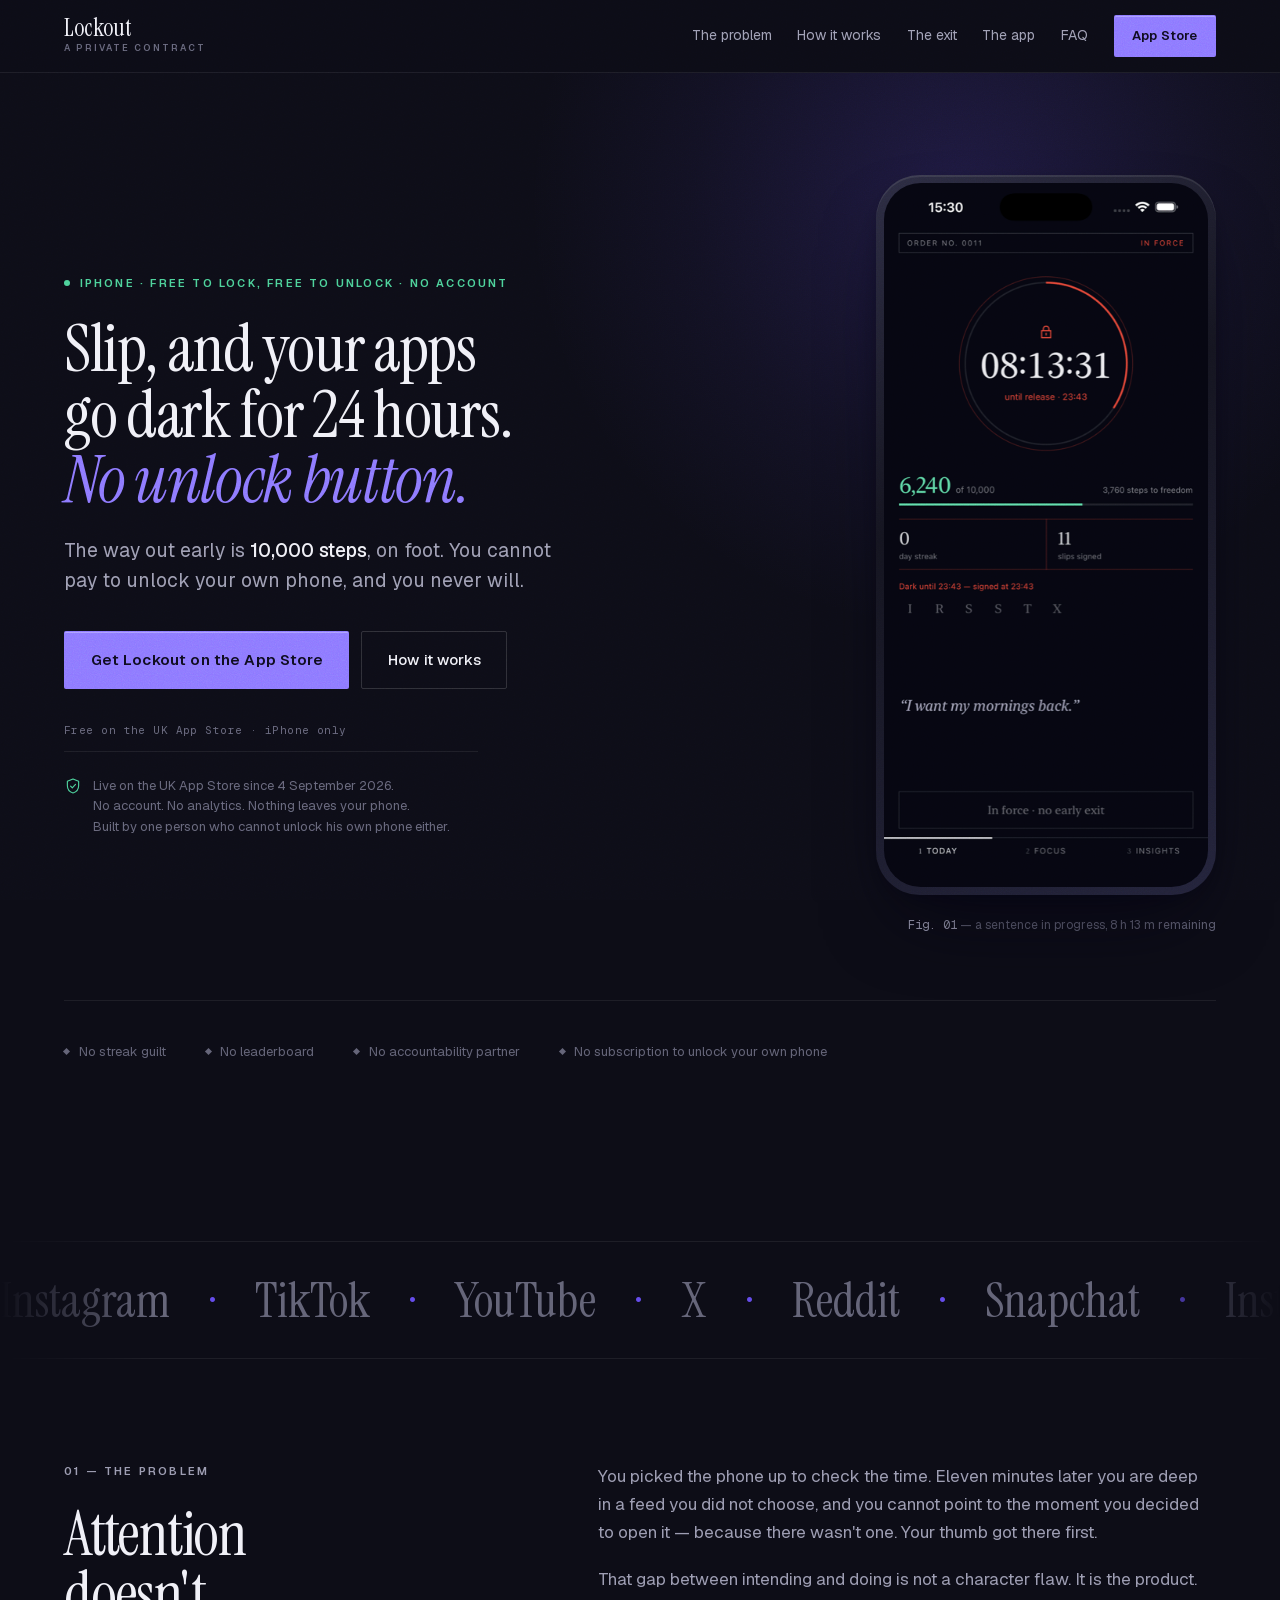
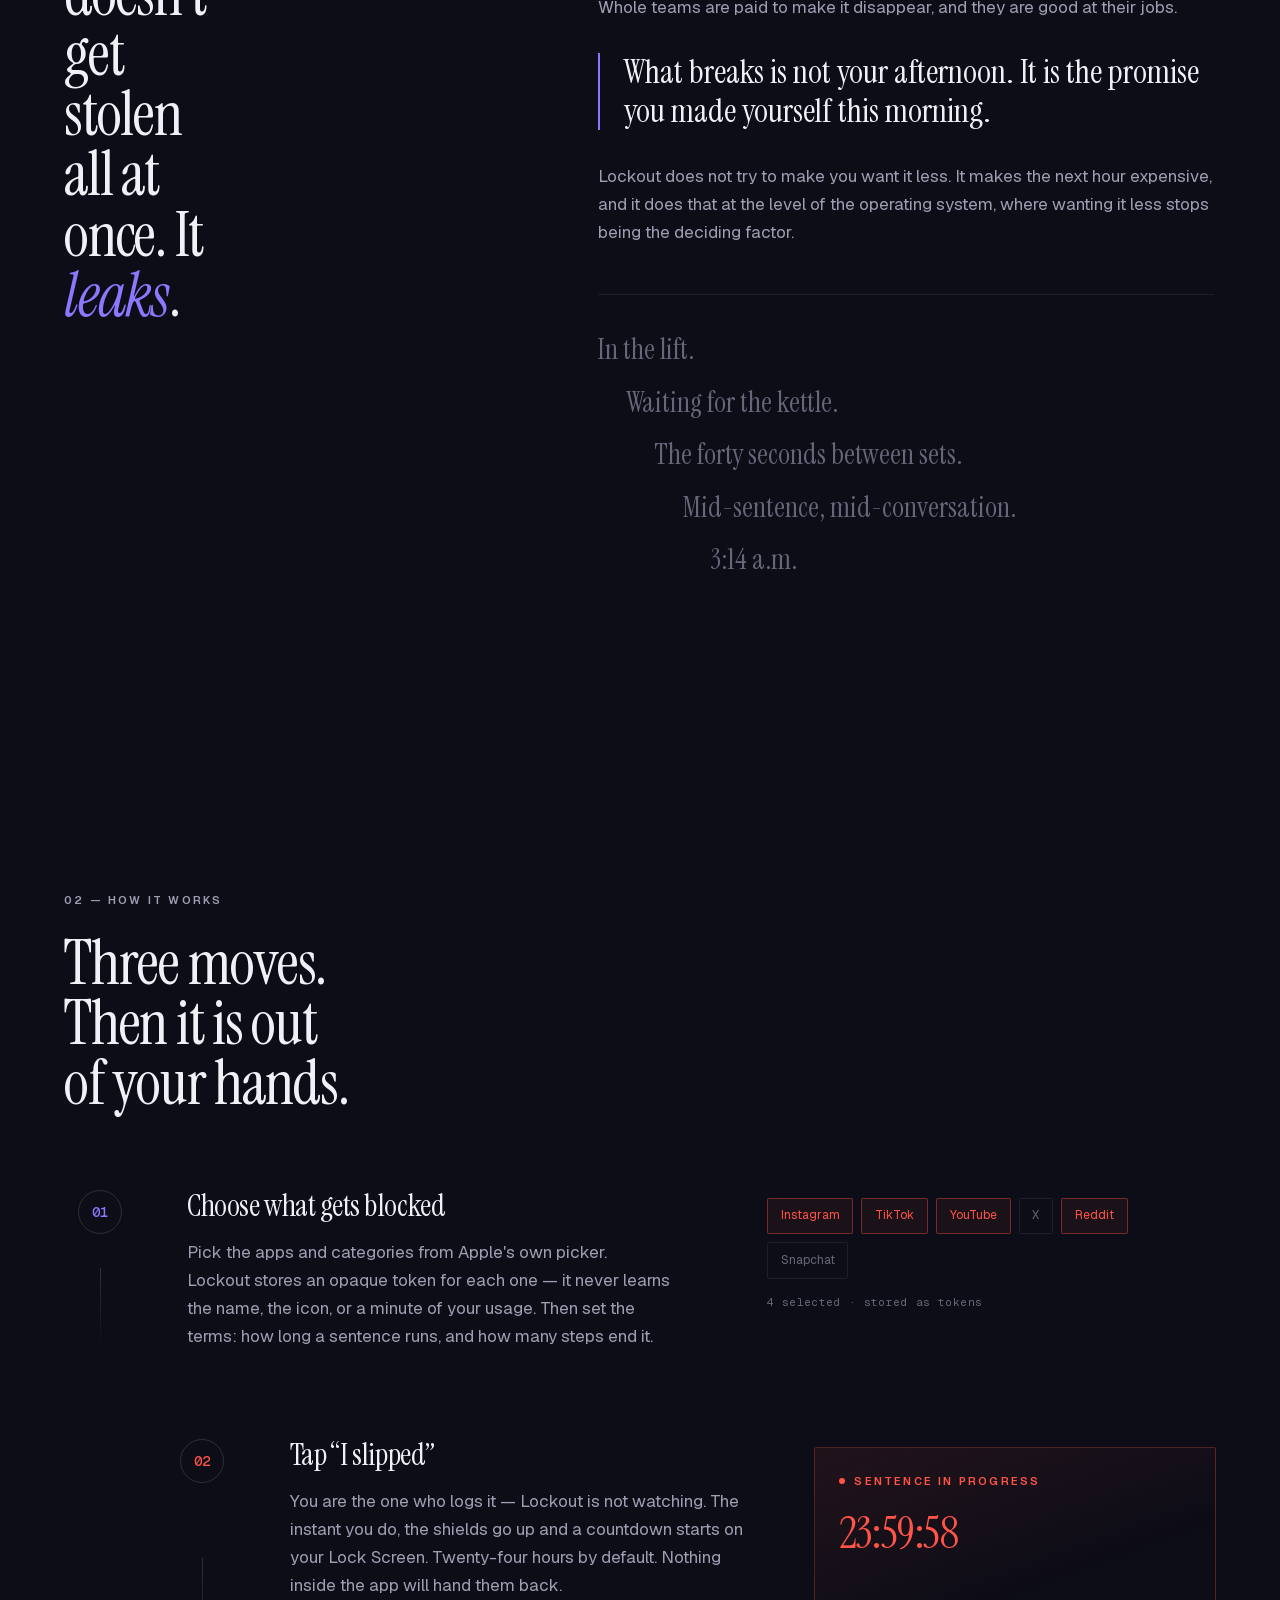
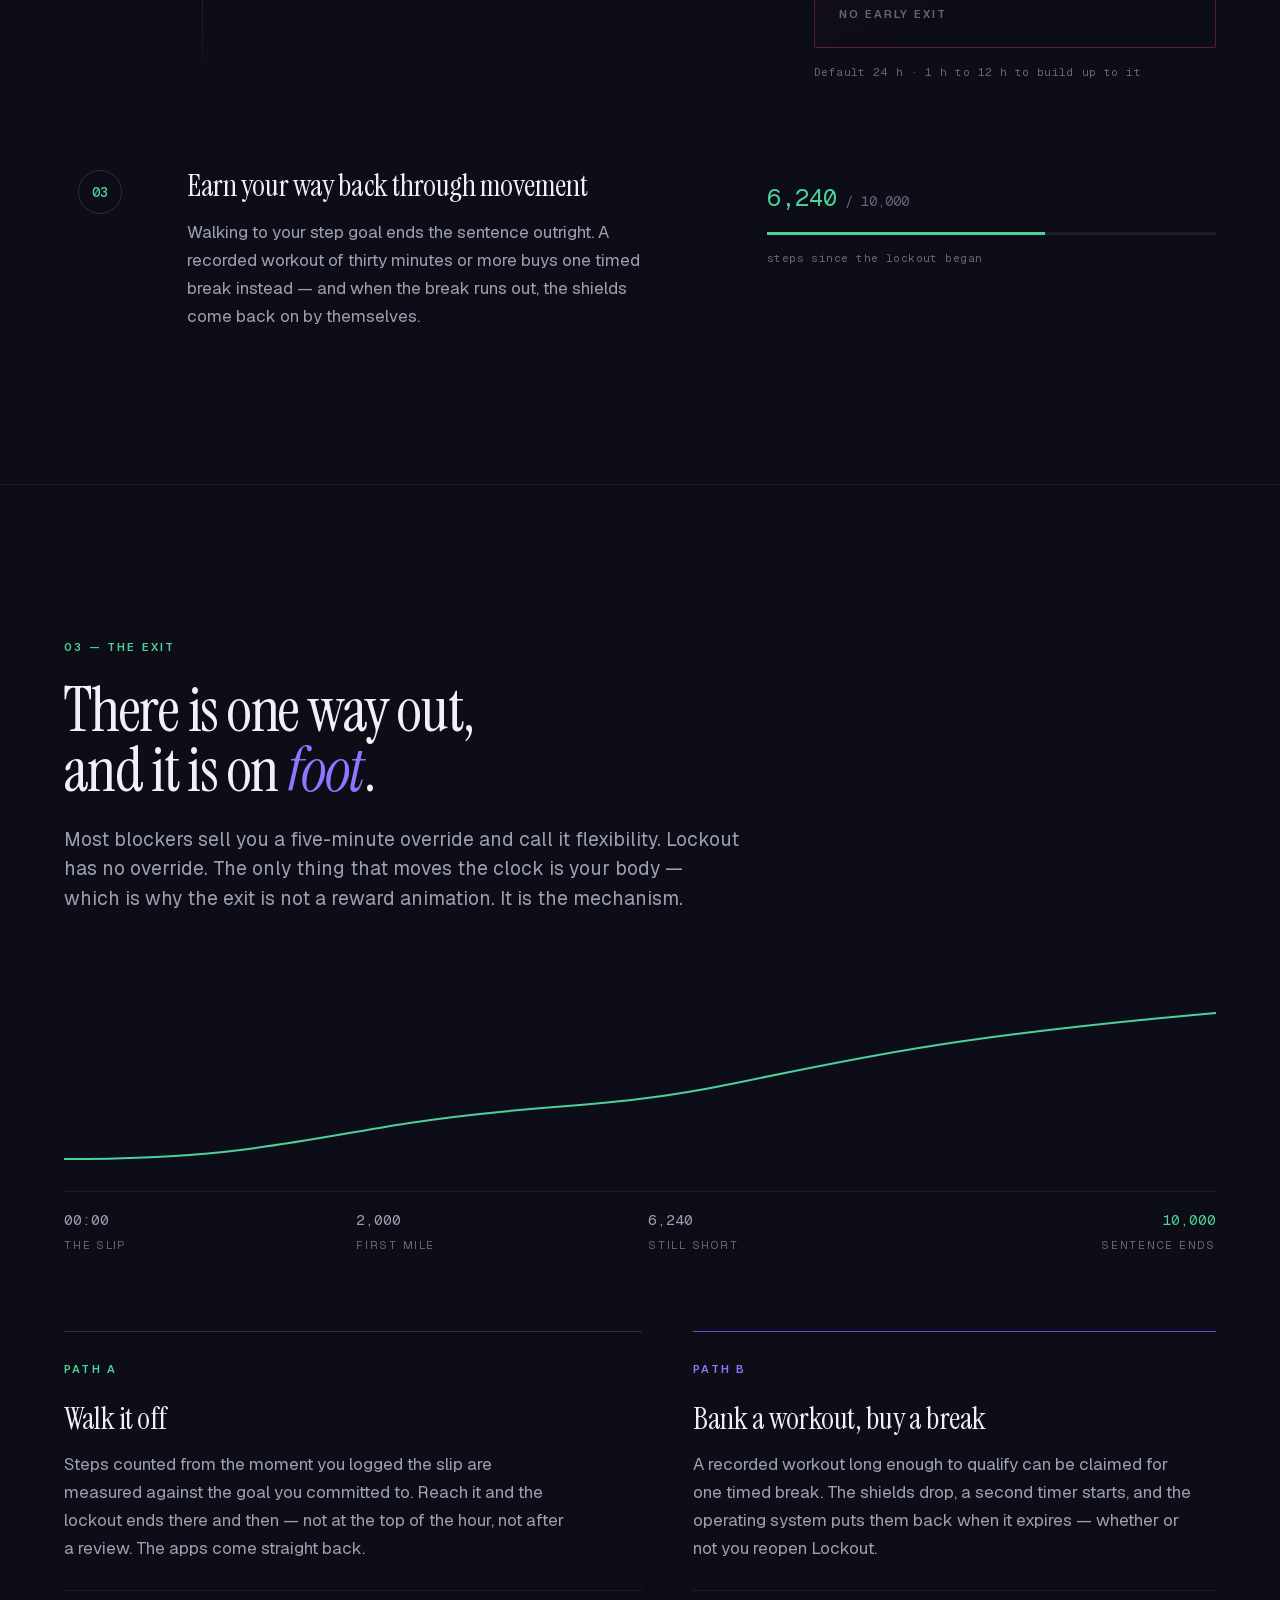
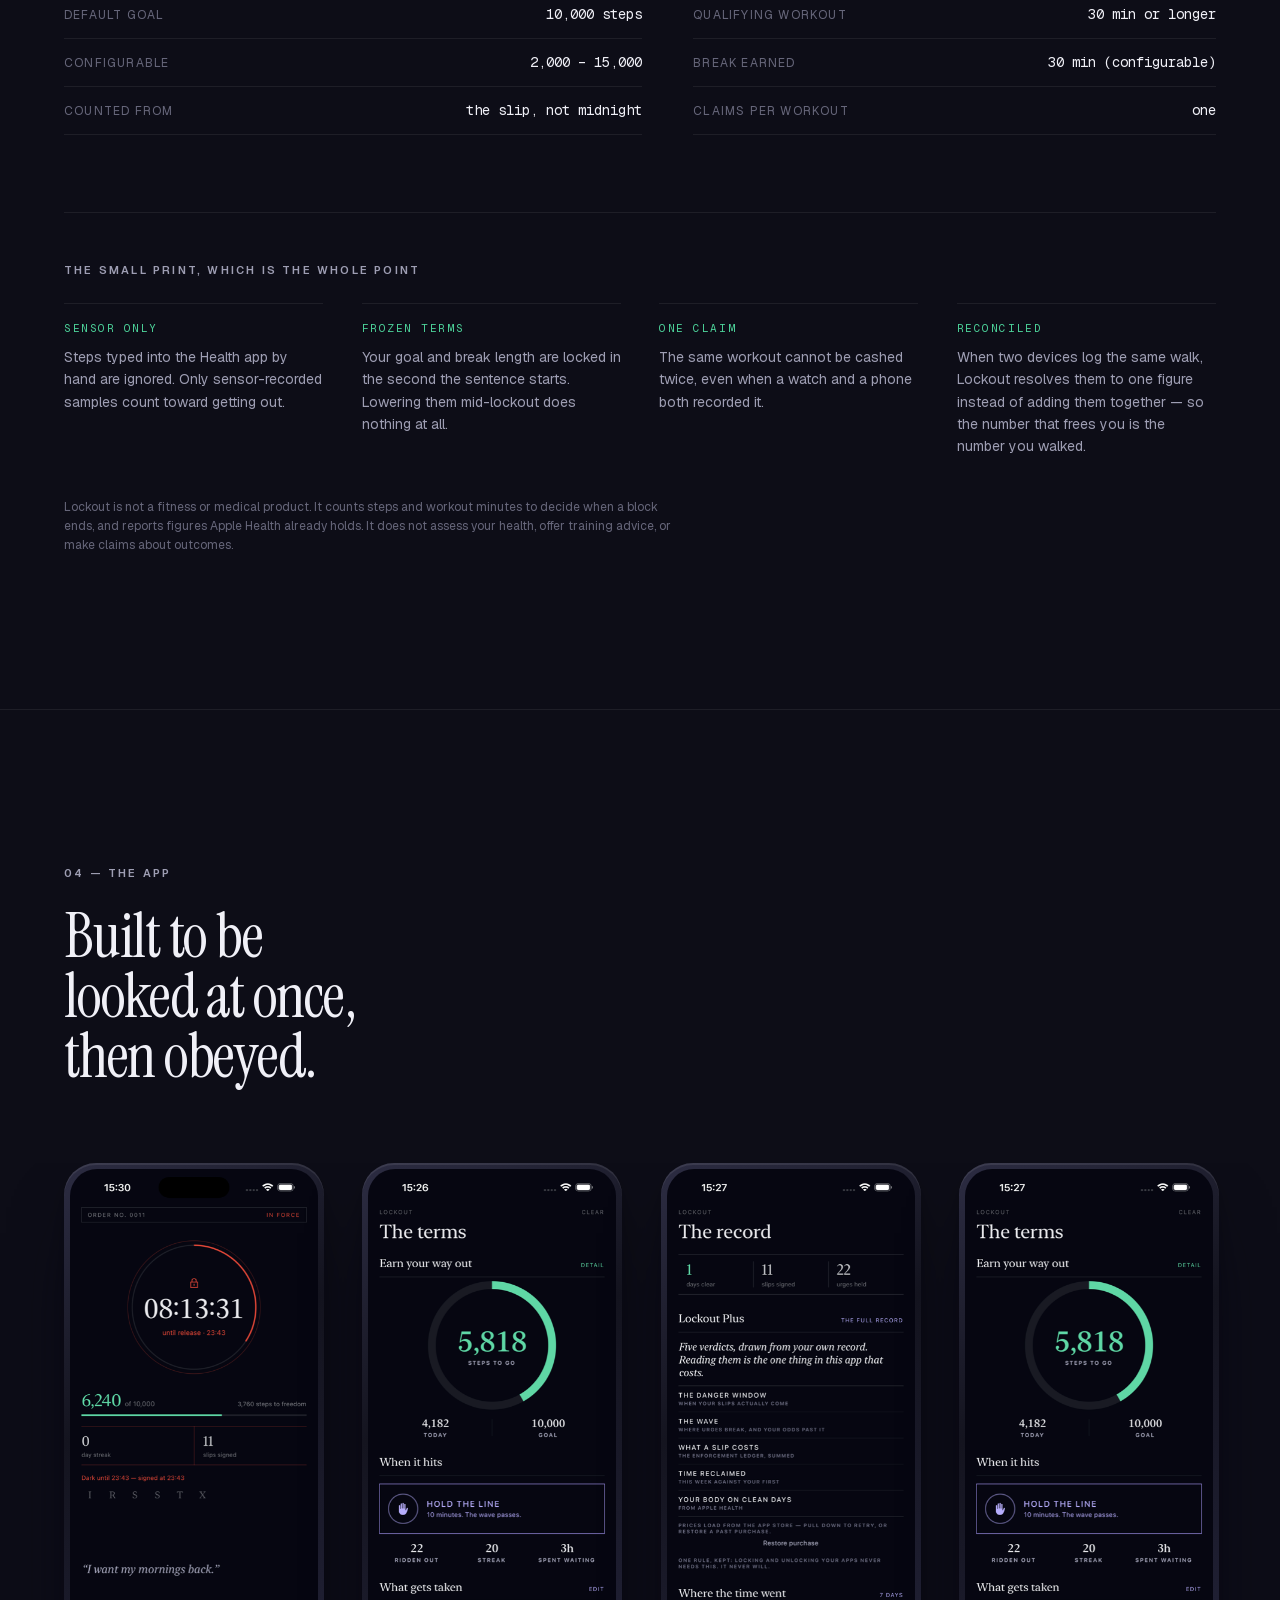
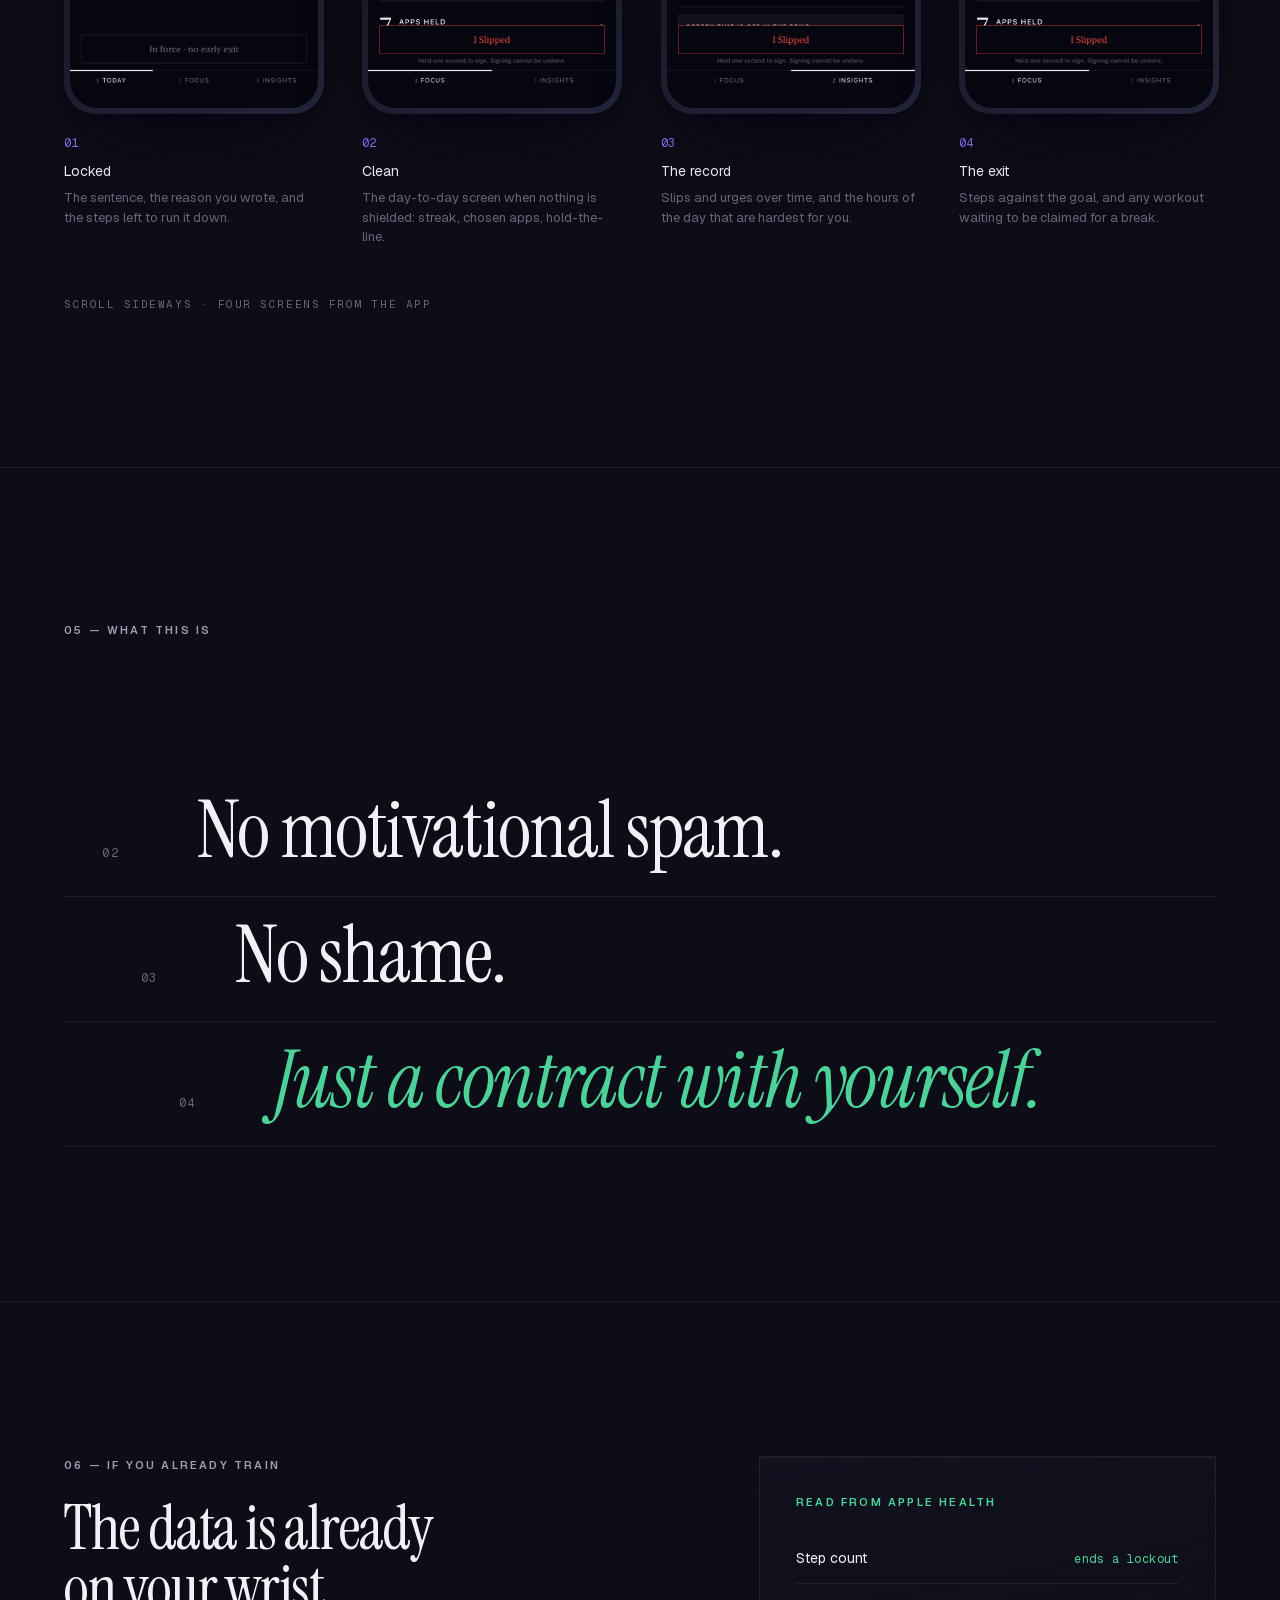
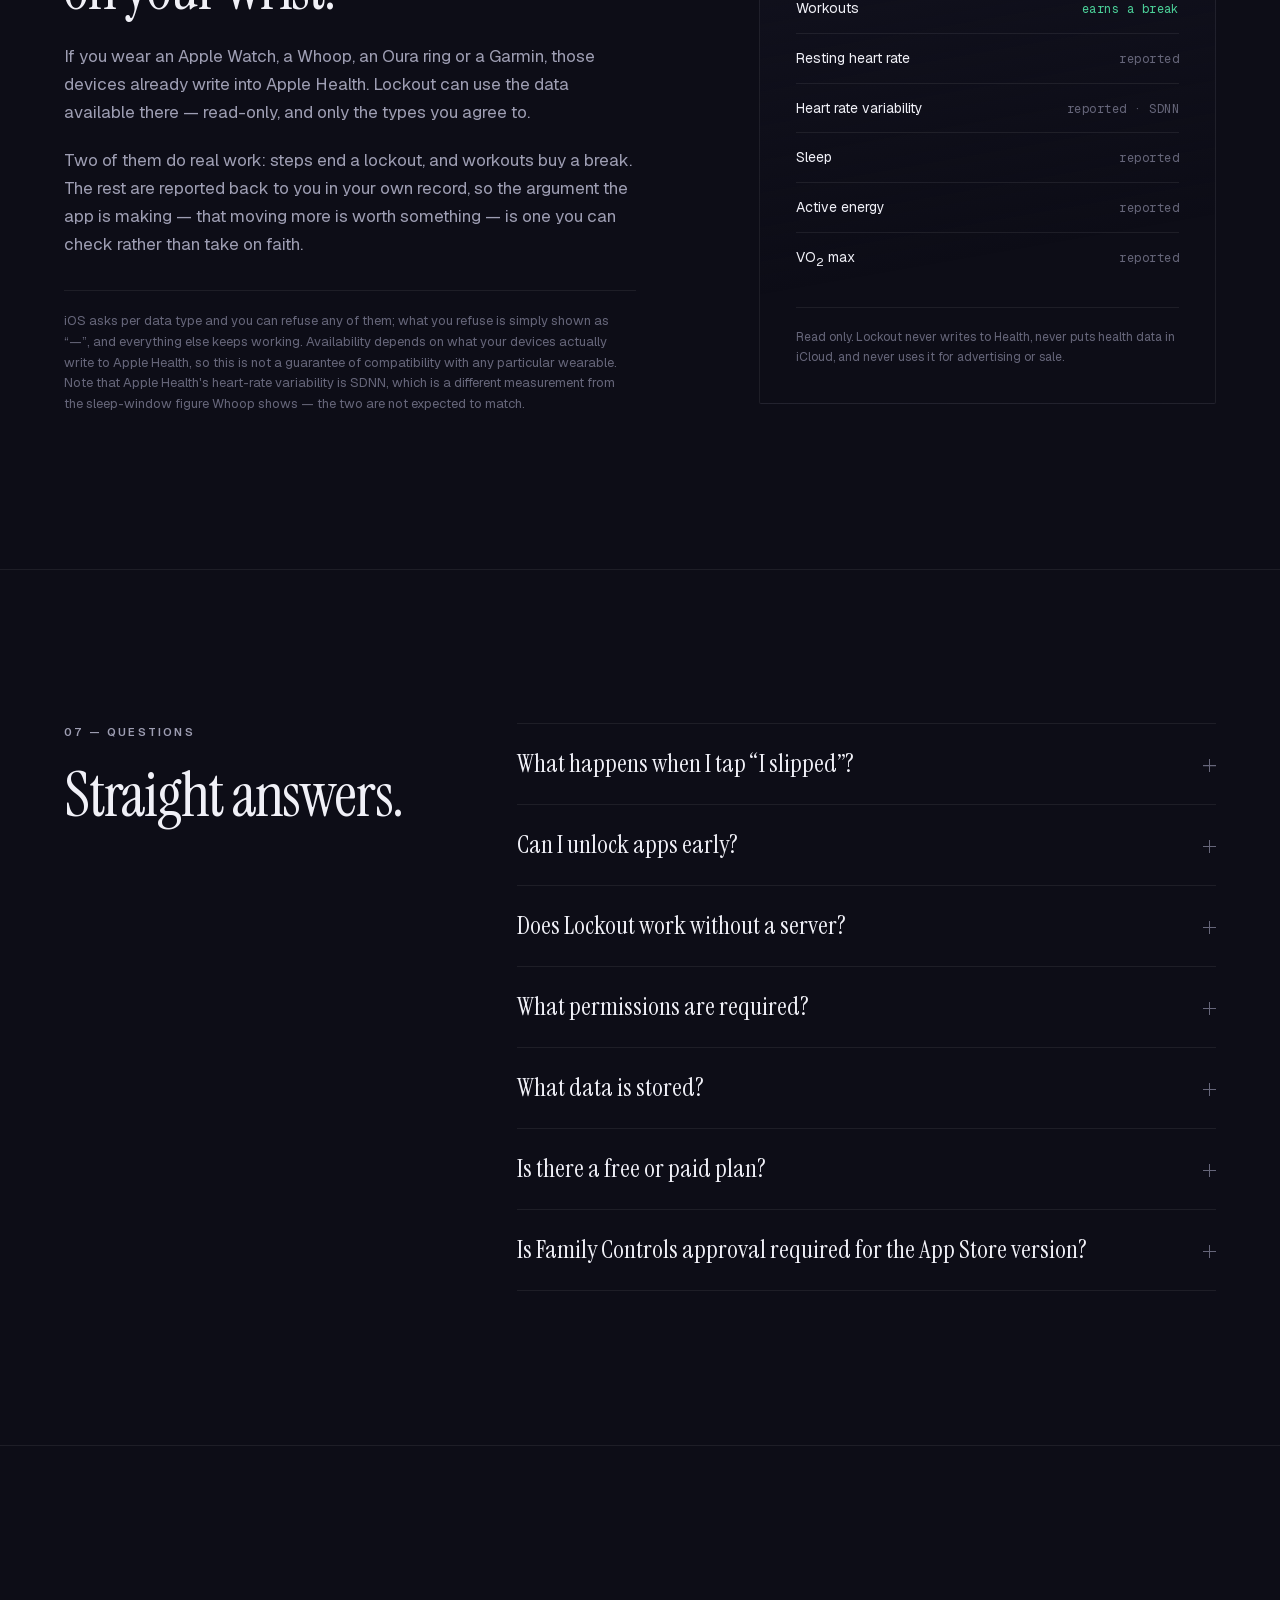
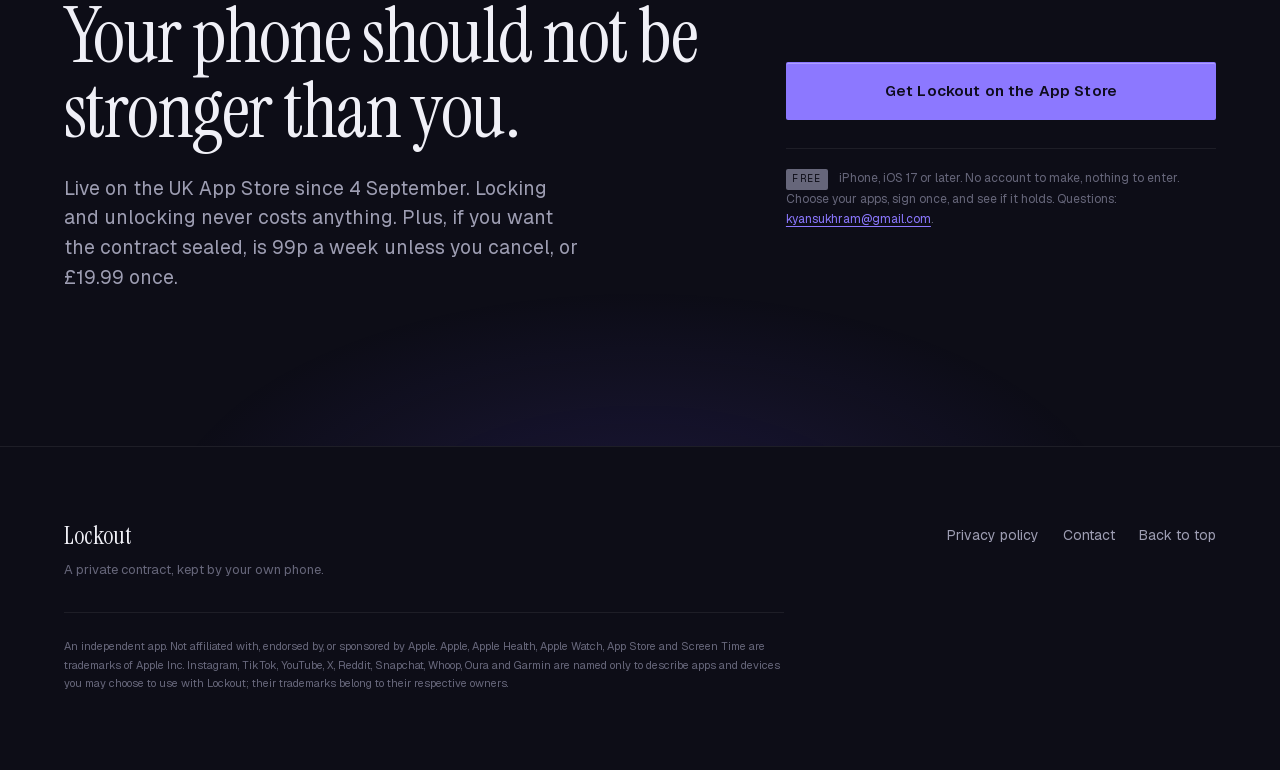
<file: index.html>
<!DOCTYPE html>
<html lang="en">
<head>
<meta charset="utf-8">
<meta name="viewport" content="width=device-width, initial-scale=1, viewport-fit=cover">
<title>Lockout — your phone should not be stronger than you</title>
<meta name="description" content="Tap “I slipped” and the apps you chose go dark for 24 hours, enforced by Apple's Screen Time. No early exit. The way back is movement: walk to your step goal to end it, or bank a workout for a timed break.">
<meta name="theme-color" content="#0d0d17">
<meta name="color-scheme" content="dark">

<link rel="canonical" href="https://lockout.automateedge.ai/">
<meta property="og:type" content="website">
<meta property="og:site_name" content="Lockout">
<meta property="og:title" content="Lockout — your phone should not be stronger than you">
<meta property="og:description" content="Tap “I slipped” and the apps you chose go dark for 24 hours. No early exit. The way back is movement.">
<meta property="og:image" content="https://lockout.automateedge.ai/assets/img/og.jpg">
<meta property="og:image:type" content="image/jpeg">
<meta property="og:image:width" content="1200">
<meta property="og:image:height" content="630">
<meta property="og:image:alt" content="Lockout — a private contract. The lockout screen showing a countdown with no early exit.">
<meta property="og:url" content="https://lockout.automateedge.ai/">
<meta name="twitter:card" content="summary_large_image">
<meta name="twitter:title" content="Lockout — your phone should not be stronger than you">
<meta name="twitter:description" content="Tap “I slipped” and the apps you chose go dark for 24 hours. No early exit. The way back is movement.">
<meta name="twitter:image" content="assets/img/og.jpg">

<link rel="icon" href="assets/img/favicon-32.png" sizes="32x32" type="image/png">
<link rel="apple-touch-icon" href="assets/img/apple-touch-icon.png">
<link rel="manifest" href="site.webmanifest">

<link rel="preload" href="assets/fonts/instrument-serif-normal-400.woff2" as="font" type="font/woff2" crossorigin>
<link rel="preload" href="assets/fonts/geist-normal-400.woff2" as="font" type="font/woff2" crossorigin>
<link rel="stylesheet" href="assets/fonts.css">
<link rel="stylesheet" href="assets/styles.css?v=20260908">

<!-- Scroll reveals start at opacity 0, which is only safe if something is
     guaranteed to turn them back on. This marks the document as scripted
     before first paint, so a failed or blocked main.js leaves a fully
     readable page instead of a blank one. -->
<script>document.documentElement.classList.add('js');</script>
</head>

<body>
<a class="skip" href="#main">Skip to content</a>
<div class="grain" aria-hidden="true"></div>

<header class="masthead" id="top">
  <div class="shell masthead__inner">
    <a class="wordmark" href="#top" aria-label="Lockout — home">
      <span class="wordmark__name">Lockout</span>
      <span class="wordmark__sub">A private contract</span>
    </a>

    <nav class="nav" id="nav" aria-label="Primary">
      <a href="#problem">The problem</a>
      <a href="#how">How it works</a>
      <a href="#exit">The exit</a>
      <a href="#app">The app</a>
      <a href="#faq">FAQ</a>
      <a class="btn btn--sm btn--primary" href="https://apps.apple.com/gb/app/lockout-break-the-habit/id6798917776?pt=129260603&ct=web&mt=8" data-store>App Store</a>
    </nav>

    <button class="navtoggle" id="navtoggle" type="button"
            aria-expanded="false" aria-controls="nav" aria-label="Open menu">
      <span class="navtoggle__bar"></span>
      <span class="navtoggle__bar"></span>
    </button>
  </div>
</header>

<main id="main">

  <!-- ─────────────────────────────  HERO  ───────────────────────────── -->
  <section class="hero">
    <div class="shell hero__grid">

      <div class="hero__copy">
        <p class="legend legend--mint" data-reveal style="--i:0">
          <span class="dot" aria-hidden="true"></span>iPhone · Free to lock, free to unlock · No account
        </p>

        <h1 class="hero__title" data-reveal style="--i:1">
          Slip, and your apps go dark for 24 hours.
          <em>No unlock button.</em>
        </h1>

        <p class="lede" data-reveal style="--i:2">
          The way out early is <strong>10,000 steps</strong>, on foot. You cannot pay to
          unlock your own phone, and you never will.
        </p>

        <div class="cta-row" data-reveal style="--i:3">
          <a class="btn btn--primary" href="https://apps.apple.com/gb/app/lockout-break-the-habit/id6798917776?pt=129260603&ct=web&mt=8" data-store data-magnetic>Get Lockout on the App Store</a>
          <a class="btn btn--ghost" href="#how">How it works</a>
        </div>
        <p class="figcap mono" data-reveal style="--i:3">Free on the UK App Store · iPhone only</p>

        <p class="trustline" data-reveal style="--i:4">
          <svg class="trustline__icon" viewBox="0 0 24 24" aria-hidden="true" focusable="false">
            <path d="M12 2.6 4.5 5.8v6c0 4.6 3.2 8.3 7.5 9.6 4.3-1.3 7.5-5 7.5-9.6v-6Z"
                  fill="none" stroke="currentColor" stroke-width="1.5"
                  stroke-linejoin="round"/>
            <path d="m8.8 12.1 2.3 2.3 4.2-4.6" fill="none" stroke="currentColor"
                  stroke-width="1.5" stroke-linecap="round" stroke-linejoin="round"/>
          </svg>
          Live on the UK App Store since 4 September 2026.<br>
          No account. No analytics. Nothing leaves your phone.<br>
          Built by one person who cannot unlock his own phone either.
        </p>
      </div>

      <div class="hero__device" data-reveal style="--i:3">
        <div class="device" data-float>
          <div class="device__frame">
            <img class="device__screen"
                 src="assets/img/screen-locked.png"
                 width="414" height="900" fetchpriority="high" decoding="async"
                 alt="Lockout running on iPhone during an active lockout: a red countdown reading 08:13:31, the line “no early exit”, the user's own note “I want my mornings back”, and a step meter counting down the way out.">
          </div>
        </div>
        <p class="device__caption">
          <span class="mono">Fig. 01</span> — a sentence in progress, 8 h 13 m remaining
        </p>
      </div>

    </div>

    <div class="shell">
      <ul class="ticker" aria-label="What Lockout does not do">
        <li>No streak guilt</li>
        <li>No leaderboard</li>
        <li>No accountability partner</li>
        <li>No subscription to unlock your own phone</li>
      </ul>
    </div>
  </section>

  <!-- ────────────────────────────  PROBLEM  ─────────────────────────── -->
  <section class="section problem" id="problem">
    <div class="marquee" aria-hidden="true">
      <div class="marquee__track">
        <span>Instagram</span><span>·</span><span>TikTok</span><span>·</span>
        <span>YouTube</span><span>·</span><span>X</span><span>·</span>
        <span>Reddit</span><span>·</span><span>Snapchat</span><span>·</span>
        <span>Instagram</span><span>·</span><span>TikTok</span><span>·</span>
        <span>YouTube</span><span>·</span><span>X</span><span>·</span>
        <span>Reddit</span><span>·</span><span>Snapchat</span><span>·</span>
      </div>
    </div>

    <div class="shell problem__grid">
      <div class="problem__head">
        <p class="legend">01 — The problem</p>
        <h2 class="h2" data-reveal>
          Attention doesn't get stolen all at once. It <em>leaks</em>.
        </h2>
      </div>

      <div class="problem__body">
        <p data-reveal style="--i:0">
          You picked the phone up to check the time. Eleven minutes later you are deep in a
          feed you did not choose, and you cannot point to the moment you decided to open it —
          because there wasn't one. Your thumb got there first.
        </p>
        <p data-reveal style="--i:1">
          That gap between intending and doing is not a character flaw. It is the product.
          Whole teams are paid to make it disappear, and they are good at their jobs.
        </p>
        <p class="pull" data-reveal style="--i:2">
          What breaks is not your afternoon. It is the promise you made yourself this morning.
        </p>
        <p data-reveal style="--i:3">
          Lockout does not try to make you want it less. It makes the next hour expensive,
          and it does that at the level of the operating system, where wanting it less
          stops being the deciding factor.
        </p>

        <ul class="moments" aria-label="Moments the reach happens">
          <li data-reveal style="--i:0">In the lift.</li>
          <li data-reveal style="--i:1">Waiting for the kettle.</li>
          <li data-reveal style="--i:2">The forty seconds between sets.</li>
          <li data-reveal style="--i:3">Mid-sentence, mid-conversation.</li>
          <li data-reveal style="--i:4">3:14 a.m.</li>
        </ul>
      </div>
    </div>
  </section>

  <!-- ────────────────────────────  HOW IT WORKS  ────────────────────── -->
  <section class="section how" id="how">
    <div class="shell">
      <div class="sectionhead">
        <p class="legend">02 — How it works</p>
        <h2 class="h2" data-reveal>Three moves. Then it is out of your hands.</h2>
      </div>

      <ol class="steps">

        <li class="step" data-reveal>
          <div class="step__meta">
            <span class="step__num mono">01</span>
            <span class="step__rail" aria-hidden="true"></span>
          </div>
          <div class="step__body">
            <h3 class="h3">Choose what gets blocked</h3>
            <p>
              Pick the apps and categories from Apple's own picker. Lockout stores an opaque
              token for each one — it never learns the name, the icon, or a minute of your
              usage. Then set the terms: how long a sentence runs, and how many steps end it.
            </p>
          </div>
          <div class="step__figure">
            <div class="chips" aria-hidden="true">
              <span class="chip chip--on">Instagram</span>
              <span class="chip chip--on">TikTok</span>
              <span class="chip chip--on">YouTube</span>
              <span class="chip">X</span>
              <span class="chip chip--on">Reddit</span>
              <span class="chip">Snapchat</span>
            </div>
            <p class="figcap mono">4 selected · stored as tokens</p>
          </div>
        </li>

        <li class="step step--offset" data-reveal>
          <div class="step__meta">
            <span class="step__num mono step__num--ember">02</span>
            <span class="step__rail" aria-hidden="true"></span>
          </div>
          <div class="step__body">
            <h3 class="h3">Tap “I slipped”</h3>
            <p>
              You are the one who logs it — Lockout is not watching. The instant you do, the
              shields go up and a countdown starts on your Lock Screen. Twenty-four hours by
              default. Nothing inside the app will hand them back.
            </p>
          </div>
          <div class="step__figure">
            <div class="slipcard" aria-hidden="true">
              <p class="legend legend--ember"><span class="dot dot--ember"></span>Sentence in progress</p>
              <p class="slipcard__clock mono">23:59:58</p>
              <p class="slipcard__note">No early exit</p>
            </div>
            <p class="figcap mono">Default 24 h · 1 h to 12 h to build up to it</p>
          </div>
        </li>

        <li class="step" data-reveal>
          <div class="step__meta">
            <span class="step__num mono step__num--mint">03</span>
          </div>
          <div class="step__body">
            <h3 class="h3">Earn your way back through movement</h3>
            <p>
              Walking to your step goal ends the sentence outright. A recorded workout of
              thirty minutes or more buys one timed break instead — and when the break runs
              out, the shields come back on by themselves.
            </p>
          </div>
          <div class="step__figure">
            <div class="meter" aria-hidden="true">
              <div class="meter__head">
                <span class="mono">6,240</span>
                <span class="mono meter__goal">/ 10,000</span>
              </div>
              <div class="meter__track"><div class="meter__fill" data-meter="62"></div></div>
              <p class="figcap mono">steps since the lockout began</p>
            </div>
          </div>
        </li>

      </ol>
    </div>
  </section>

  <!-- ────────────────────────  EXERCISE UNLOCK  ─────────────────────── -->
  <section class="section exit" id="exit">
    <div class="shell">
      <div class="sectionhead sectionhead--wide">
        <p class="legend legend--mint">03 — The exit</p>
        <h2 class="h2" data-reveal>There is one way out,<br>and it is on <em>foot</em>.</h2>
        <p class="lede lede--tight" data-reveal style="--i:1">
          Most blockers sell you a five-minute override and call it flexibility. Lockout has
          no override. The only thing that moves the clock is your body — which is why the
          exit is not a reward animation. It is the mechanism.
        </p>
      </div>

      <div class="route" data-reveal>
        <svg class="route__svg" viewBox="0 0 1200 200" preserveAspectRatio="none"
             role="img" aria-label="A route line rising from the moment of the slip to the point the sentence ends.">
          <path class="route__ghost" d="M0,168 C180,168 240,150 360,132 C500,111 560,120 700,92 C840,64 940,44 1200,22"
                fill="none" stroke="currentColor" stroke-width="1"/>
          <path class="route__line" d="M0,168 C180,168 240,150 360,132 C500,111 560,120 700,92 C840,64 940,44 1200,22"
                fill="none" stroke="currentColor" stroke-width="2" stroke-linecap="round"/>
        </svg>
        <div class="route__marks">
          <span class="route__mark"><em class="mono">00:00</em>the slip</span>
          <span class="route__mark"><em class="mono">2,000</em>first mile</span>
          <span class="route__mark"><em class="mono">6,240</em>still short</span>
          <span class="route__mark route__mark--end"><em class="mono">10,000</em>sentence ends</span>
        </div>
      </div>

      <div class="paths">
        <article class="path" data-reveal style="--i:0">
          <p class="legend legend--mint">Path A</p>
          <h3 class="h3">Walk it off</h3>
          <p>
            Steps counted from the moment you logged the slip are measured against the goal
            you committed to. Reach it and the lockout ends there and then — not at the top
            of the hour, not after a review. The apps come straight back.
          </p>
          <dl class="spec">
            <div><dt>Default goal</dt><dd class="mono">10,000 steps</dd></div>
            <div><dt>Configurable</dt><dd class="mono">2,000 – 15,000</dd></div>
            <div><dt>Counted from</dt><dd class="mono">the slip, not midnight</dd></div>
          </dl>
        </article>

        <article class="path path--b" data-reveal style="--i:1">
          <p class="legend legend--violet">Path B</p>
          <h3 class="h3">Bank a workout, buy a break</h3>
          <p>
            A recorded workout long enough to qualify can be claimed for one timed break.
            The shields drop, a second timer starts, and the operating system puts them back
            when it expires — whether or not you reopen Lockout.
          </p>
          <dl class="spec">
            <div><dt>Qualifying workout</dt><dd class="mono">30 min or longer</dd></div>
            <div><dt>Break earned</dt><dd class="mono">30 min (configurable)</dd></div>
            <div><dt>Claims per workout</dt><dd class="mono">one</dd></div>
          </dl>
        </article>
      </div>

      <div class="terms" data-reveal>
        <p class="legend">The small print, which is the whole point</p>
        <ul class="terms__list">
          <li>
            <span class="mono terms__k">Sensor only</span>
            Steps typed into the Health app by hand are ignored. Only sensor-recorded
            samples count toward getting out.
          </li>
          <li>
            <span class="mono terms__k">Frozen terms</span>
            Your goal and break length are locked in the second the sentence starts.
            Lowering them mid-lockout does nothing at all.
          </li>
          <li>
            <span class="mono terms__k">One claim</span>
            The same workout cannot be cashed twice, even when a watch and a phone both
            recorded it.
          </li>
          <li>
            <span class="mono terms__k">Reconciled</span>
            When two devices log the same walk, Lockout resolves them to one figure instead
            of adding them together — so the number that frees you is the number you walked.
          </li>
        </ul>
        <p class="disclaim">
          Lockout is not a fitness or medical product. It counts steps and workout minutes to
          decide when a block ends, and reports figures Apple Health already holds. It does
          not assess your health, offer training advice, or make claims about outcomes.
        </p>
      </div>
    </div>
  </section>

  <!-- ────────────────────────  PRODUCT PREVIEW  ─────────────────────── -->
  <section class="section preview" id="app">
    <div class="shell">
      <div class="sectionhead">
        <p class="legend">04 — The app</p>
        <h2 class="h2" data-reveal>Built to be looked at once, then obeyed.</h2>
      </div>
    </div>

    <div class="gallery" role="region" aria-label="App screenshots" tabindex="0">
      <figure class="shot">
        <div class="device device--sm">
          <div class="device__frame">
            <img src="assets/img/screen-locked.png" width="414" height="900"
                 loading="lazy" decoding="async"
                 alt="The lockout screen: a red countdown above the words “no early exit”, the reason the user wrote to themselves, and a step meter counting down the way out.">
          </div>
        </div>
        <figcaption>
          <span class="mono">01</span> Locked
          <span>The sentence, the reason you wrote, and the steps left to run it down.</span>
        </figcaption>
      </figure>

      <figure class="shot">
        <div class="device device--sm">
          <div class="device__frame">
            <img src="assets/img/screen-clean.png" width="414" height="900"
                 loading="lazy" decoding="async" alt="The clean-day screen: a green ring showing days clear, your record and slips, the apps you chose, and hold-the-line.">
          </div>
        </div>
        <figcaption>
          <span class="mono">02</span> Clean
          <span>The day-to-day screen when nothing is shielded: streak, chosen apps, hold-the-line.</span>
        </figcaption>
      </figure>

      <figure class="shot">
        <div class="device device--sm">
          <div class="device__frame">
            <img src="assets/img/screen-record.png" width="414" height="900"
                 loading="lazy" decoding="async" alt="The record: your danger window and the wave, drawn from your own slips and urges over time.">
          </div>
        </div>
        <figcaption>
          <span class="mono">03</span> The record
          <span>Slips and urges over time, and the hours of the day that are hardest for you.</span>
        </figcaption>
      </figure>

      <figure class="shot">
        <div class="device device--sm">
          <div class="device__frame">
            <img src="assets/img/screen-exit.png" width="414" height="900"
                 loading="lazy" decoding="async" alt="Earn your way out: steps counting toward the goal that ends a lockout, and a workout waiting to be claimed for a break.">
          </div>
        </div>
        <figcaption>
          <span class="mono">04</span> The exit
          <span>Steps against the goal, and any workout waiting to be claimed for a break.</span>
        </figcaption>
      </figure>
    </div>

    <div class="shell">
      <p class="galleryhint mono">Scroll sideways · four screens from the app</p>
    </div>
  </section>

  <!-- ──────────────────────────  PHILOSOPHY  ────────────────────────── -->
  <section class="section creed">
    <div class="shell">
      <p class="legend">05 — What this is</p>
      <ul class="creed__list">
        <li data-reveal style="--i:0"><span class="mono">01</span><span>No easy exit.</span></li>
        <li data-reveal style="--i:1"><span class="mono">02</span><span>No motivational spam.</span></li>
        <li data-reveal style="--i:2"><span class="mono">03</span><span>No shame.</span></li>
        <li data-reveal style="--i:3"><span class="mono">04</span><em>Just a contract with yourself.</em></li>
      </ul>
    </div>
  </section>

  <!-- ────────────────────────  ATHLETES / HEALTH  ───────────────────── -->
  <section class="section athletes">
    <div class="shell athletes__grid">
      <div class="athletes__copy">
        <p class="legend">06 — If you already train</p>
        <h2 class="h2" data-reveal>The data is already on your wrist.</h2>
        <p data-reveal style="--i:1">
          If you wear an Apple Watch, a Whoop, an Oura ring or a Garmin, those devices
          already write into Apple Health. Lockout can use the data available there —
          read-only, and only the types you agree to.
        </p>
        <p data-reveal style="--i:2">
          Two of them do real work: steps end a lockout, and workouts buy a break. The rest
          are reported back to you in your own record, so the argument the app is making —
          that moving more is worth something — is one you can check rather than take on
          faith.
        </p>
        <p class="footnote" data-reveal style="--i:3">
          iOS asks per data type and you can refuse any of them; what you refuse is simply
          shown as “—”, and everything else keeps working. Availability depends on what your
          devices actually write to Apple Health, so this is not a guarantee of
          compatibility with any particular wearable. Note that Apple Health's heart-rate
          variability is SDNN, which is a different measurement from the sleep-window figure
          Whoop shows — the two are not expected to match.
        </p>
      </div>

      <div class="athletes__data" data-reveal>
        <p class="legend legend--mint">Read from Apple Health</p>
        <dl class="readout">
          <div><dt>Step count</dt><dd class="mono mono--mint">ends a lockout</dd></div>
          <div><dt>Workouts</dt><dd class="mono mono--mint">earns a break</dd></div>
          <div><dt>Resting heart rate</dt><dd class="mono">reported</dd></div>
          <div><dt>Heart rate variability</dt><dd class="mono">reported · SDNN</dd></div>
          <div><dt>Sleep</dt><dd class="mono">reported</dd></div>
          <div><dt>Active energy</dt><dd class="mono">reported</dd></div>
          <div><dt>VO<sub>2</sub> max</dt><dd class="mono">reported</dd></div>
        </dl>
        <p class="readout__foot">
          Read only. Lockout never writes to Health, never puts health data in iCloud, and
          never uses it for advertising or sale.
        </p>
      </div>
    </div>
  </section>

  <!-- ──────────────────────────────  FAQ  ───────────────────────────── -->
  <section class="section faq" id="faq">
    <div class="shell faq__grid">
      <div class="faq__head">
        <p class="legend">07 — Questions</p>
        <h2 class="h2" data-reveal>Straight answers.</h2>
      </div>

      <div class="faq__list">
        <details name="faq">
          <summary>What happens when I tap “I slipped”?</summary>
          <div class="faq__answer">
            <p>
              The shields go up immediately — the apps you selected stop opening, enforced by
              Apple's Screen Time. A countdown starts and appears on your Lock Screen, and the
              slip is written to your own history on the device. Twenty-four hours is the
              default; shorter terms from one hour to twelve exist, so you can prove to
              yourself that the automatic unlock works before you trust it with a full day.
            </p>
          </div>
        </details>

        <details name="faq">
          <summary>Can I unlock apps early?</summary>
          <div class="faq__answer">
            <p>
              There is no override button, and no amount of tapping produces one. Two things
              end a lockout: reaching the step goal you committed to, which ends it outright,
              or claiming a qualifying workout, which buys a single timed break before the
              shields return on their own.
            </p>
            <p>
              The settings that decide those terms are frozen the moment a sentence starts, so
              lowering the goal halfway through changes nothing. One honest limit: iOS lets you
              revoke Screen Time permission in Settings at any time, and no app can prevent
              that. Lockout notices when it happens and keeps the receipt in your record.
            </p>
          </div>
        </details>

        <details name="faq">
          <summary>Does Lockout work without a server?</summary>
          <div class="faq__answer">
            <p>
              Yes — completely. There is no account, no sign-in, and no server operated by the
              developer. Everything runs on your phone.
            </p>
            <p>
              There is one optional setting where you can enter the address of a server
              <em>you</em> run yourself if you want your own long-term copy of the data. It is
              blank by default and nothing is transmitted while it is blank. The backend for it
              is open source and lives in the same repository as the app.
            </p>
          </div>
        </details>

        <details name="faq">
          <summary>What permissions are required?</summary>
          <div class="faq__answer">
            <p>
              <strong>Screen Time (Family Controls)</strong> is required — it is what actually
              blocks the apps. Apple's design means Lockout is handed opaque tokens rather than
              information: it can shield an app you picked, but it cannot see which apps you
              have or what you do in them.
            </p>
            <p>
              <strong>Apple Health</strong> is optional and read-only, and is only needed for
              the exercise exit. iOS asks per data type and you can refuse any of them.
              Notifications are optional too — they carry the countdown and tell you when a
              break is about to end.
            </p>
          </div>
        </details>

        <details name="faq">
          <summary>What data is stored?</summary>
          <div class="faq__answer">
            <p>
              Your slips and the tags you choose, the urges you ride out on the timer, your
              lockout history and settings, the note you wrote yourself, the apps you selected
              as opaque tokens, and any step, workout or recovery figures read from Apple
              Health. All of it stays in Lockout's private storage on your device. Deleting the
              app removes all of it.
            </p>
            <p>
              There are no analytics, no crash reporting, no advertising identifiers and no
              third-party SDKs of any kind. The full text is in the
              <a href="privacy.html">privacy policy</a>.
            </p>
          </div>
        </details>

        <details name="faq">
          <summary>Is there a free or paid plan?</summary>
          <div class="faq__answer">
            <p>
              The whole lockout mechanic is free, forever: choosing your apps, signing a slip,
              walking your way out, the auto-ban, holding the line. Locking and unlocking your
              own phone is never the part you pay for.
            </p>
            <p>
              <strong>Lockout Plus</strong> is optional — 99p a week, or £19.99 once — and it
              makes the contract hold. Sealed
              contracts survive deleting and reinstalling the app, keep it on your phone while
              they run, and shrug off a changed clock; on iOS 26.4 even Screen Time can be sealed
              behind a passcode you hand to someone else. Standing orders send the apps dark on a
              schedule — nights, mornings, weekends — without waiting for a slip. The record reads
              your own history back to you as verdicts. Plus makes a lock harder to escape; it
              never makes one easier. Let a subscription lapse and the seal simply comes off — you
              lose the extra grip, never a way out of a shield. The weekly renews
              unless you cancel; the lifetime never renews.
            </p>
          </div>
        </details>

        <details name="faq">
          <summary>Is Family Controls approval required for the App&nbsp;Store version?</summary>
          <div class="faq__answer">
            <p>
              Yes. Shielding another app's content needs a distribution entitlement that Apple
              grants case by case, and without it a Screen Time app cannot ship. Lockout's was
              approved on 6 August 2026, and the app has been on the App Store since
              4 September, so the blocking you have read about here is the shipping mechanism
              rather than a plan.
            </p>
          </div>
        </details>
      </div>
    </div>
  </section>

  <!-- ────────────────────────────  FINAL CTA  ───────────────────────── -->
  <section class="section join" id="join">
    <div class="shell join__grid">
      <div class="join__copy">
        <h2 class="h2 h2--display" data-reveal>
          Your phone should not be<br>stronger than you.
        </h2>
        <p class="lede" data-reveal style="--i:1">
          Live on the UK App Store since 4 September. Locking and unlocking never costs
          anything. Plus, if you want the contract sealed, is 99p a week unless you cancel,
          or £19.99 once.
        </p>
      </div>

      <div class="join__form">
        <a class="btn btn--primary btn--block" href="https://apps.apple.com/gb/app/lockout-break-the-habit/id6798917776?pt=129260603&ct=web&mt=8" data-store data-magnetic>Get Lockout on the App Store</a>
        <p class="notconnected">
          <span class="mono">Free</span>
          iPhone, iOS 17 or later. No account to make, nothing to enter. Choose your apps,
          sign once, and see if it holds. Questions:
          <a href="mailto:kyansukhram@gmail.com?subject=Lockout">kyansukhram@gmail.com</a>.
        </p>
      </div>
    </div>
  </section>

  <div class="stickybar" id="stickybar" hidden>
    <a class="btn btn--primary btn--block" href="https://apps.apple.com/gb/app/lockout-break-the-habit/id6798917776?pt=129260603&ct=web&mt=8" data-store>Get Lockout. Free.</a>
  </div>
</main>

<footer class="footer">
  <div class="shell footer__grid">
    <div class="footer__brand">
      <span class="wordmark__name">Lockout</span>
      <p>A private contract, kept by your own phone.</p>
    </div>

    <nav class="footer__links" aria-label="Footer">
      <a href="privacy.html">Privacy policy</a>
      <a href="mailto:kyansukhram@gmail.com">Contact</a>
      <a href="#top">Back to top</a>
    </nav>

    <p class="footer__legal">
      An independent app. Not affiliated with, endorsed by, or sponsored by Apple.
      Apple, Apple Health, Apple Watch, App Store and Screen Time are
      trademarks of Apple Inc. Instagram, TikTok, YouTube, X, Reddit, Snapchat, Whoop,
      Oura and Garmin are named only to describe apps and devices you may choose to use
      with Lockout; their trademarks belong to their respective owners.
    </p>
  </div>
</footer>

<script src="assets/main.js?v=20260908b" defer></script>
</body>
</html>
</file>
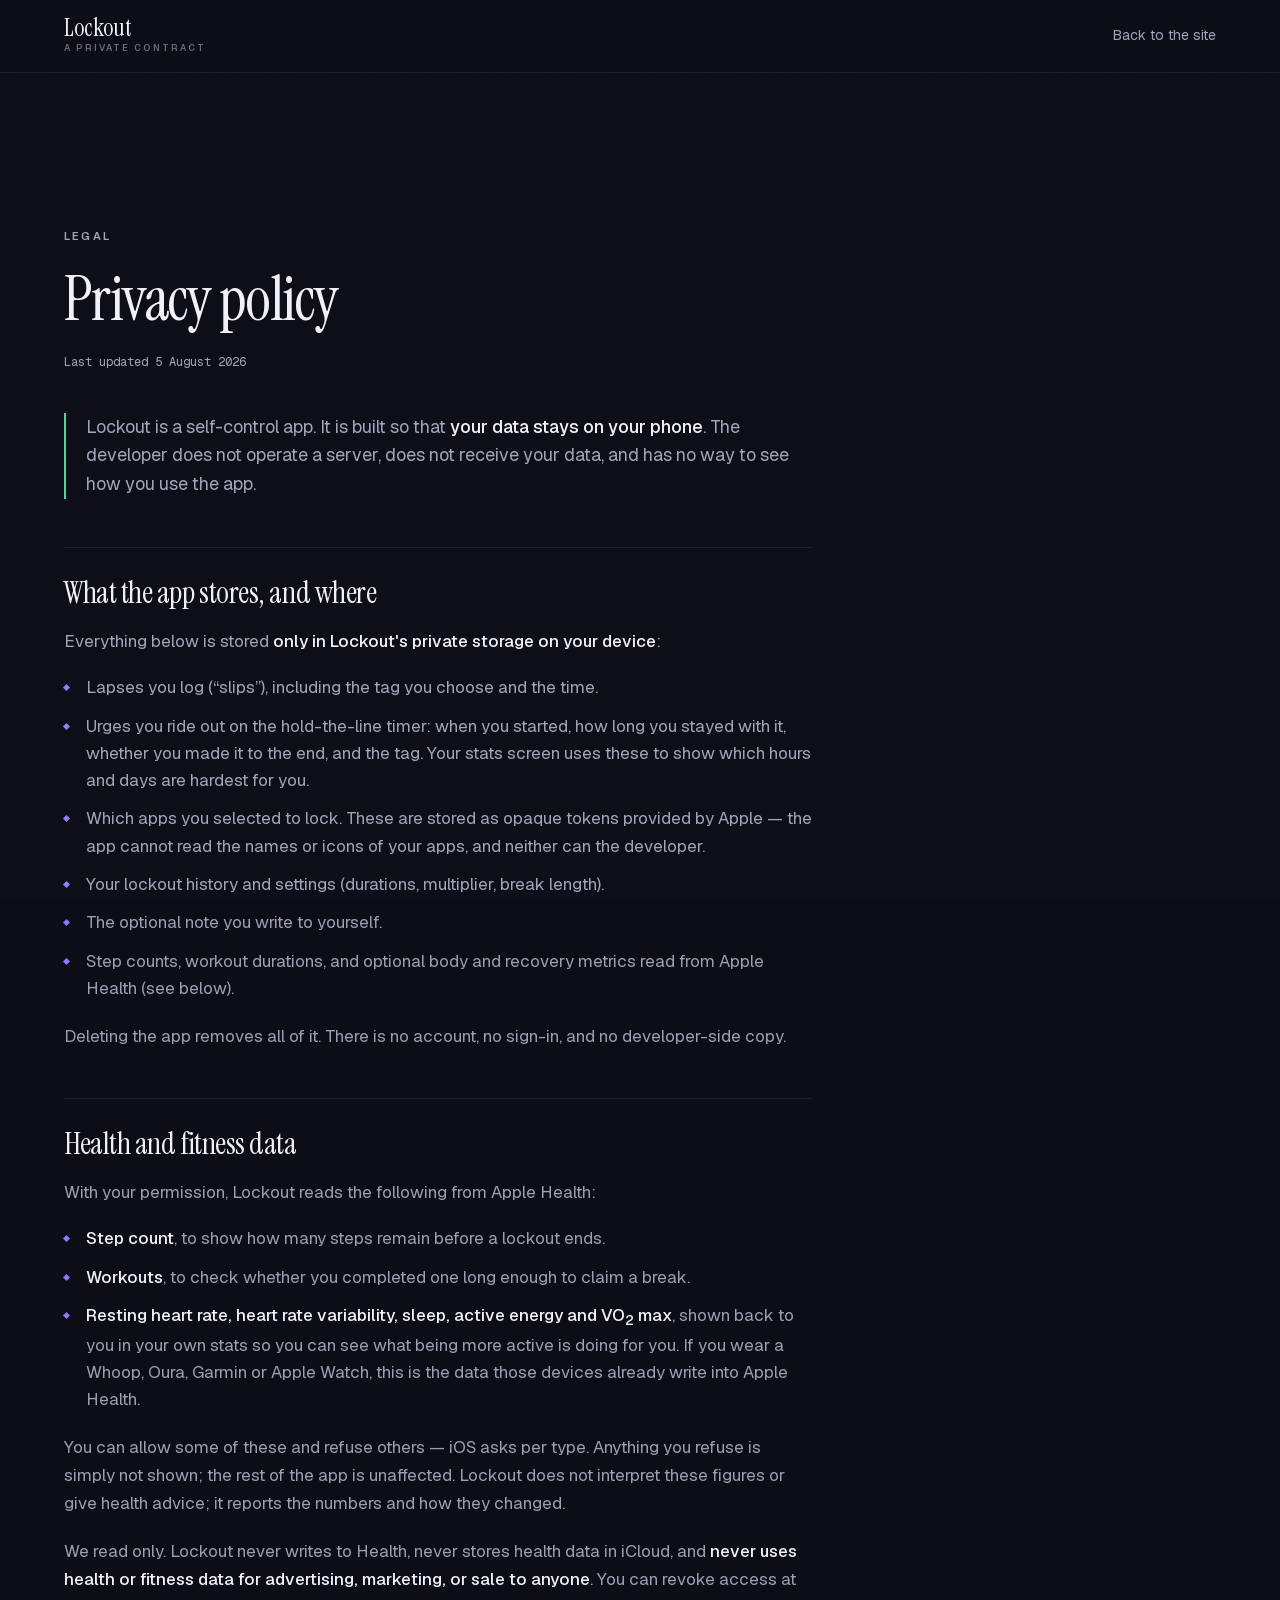
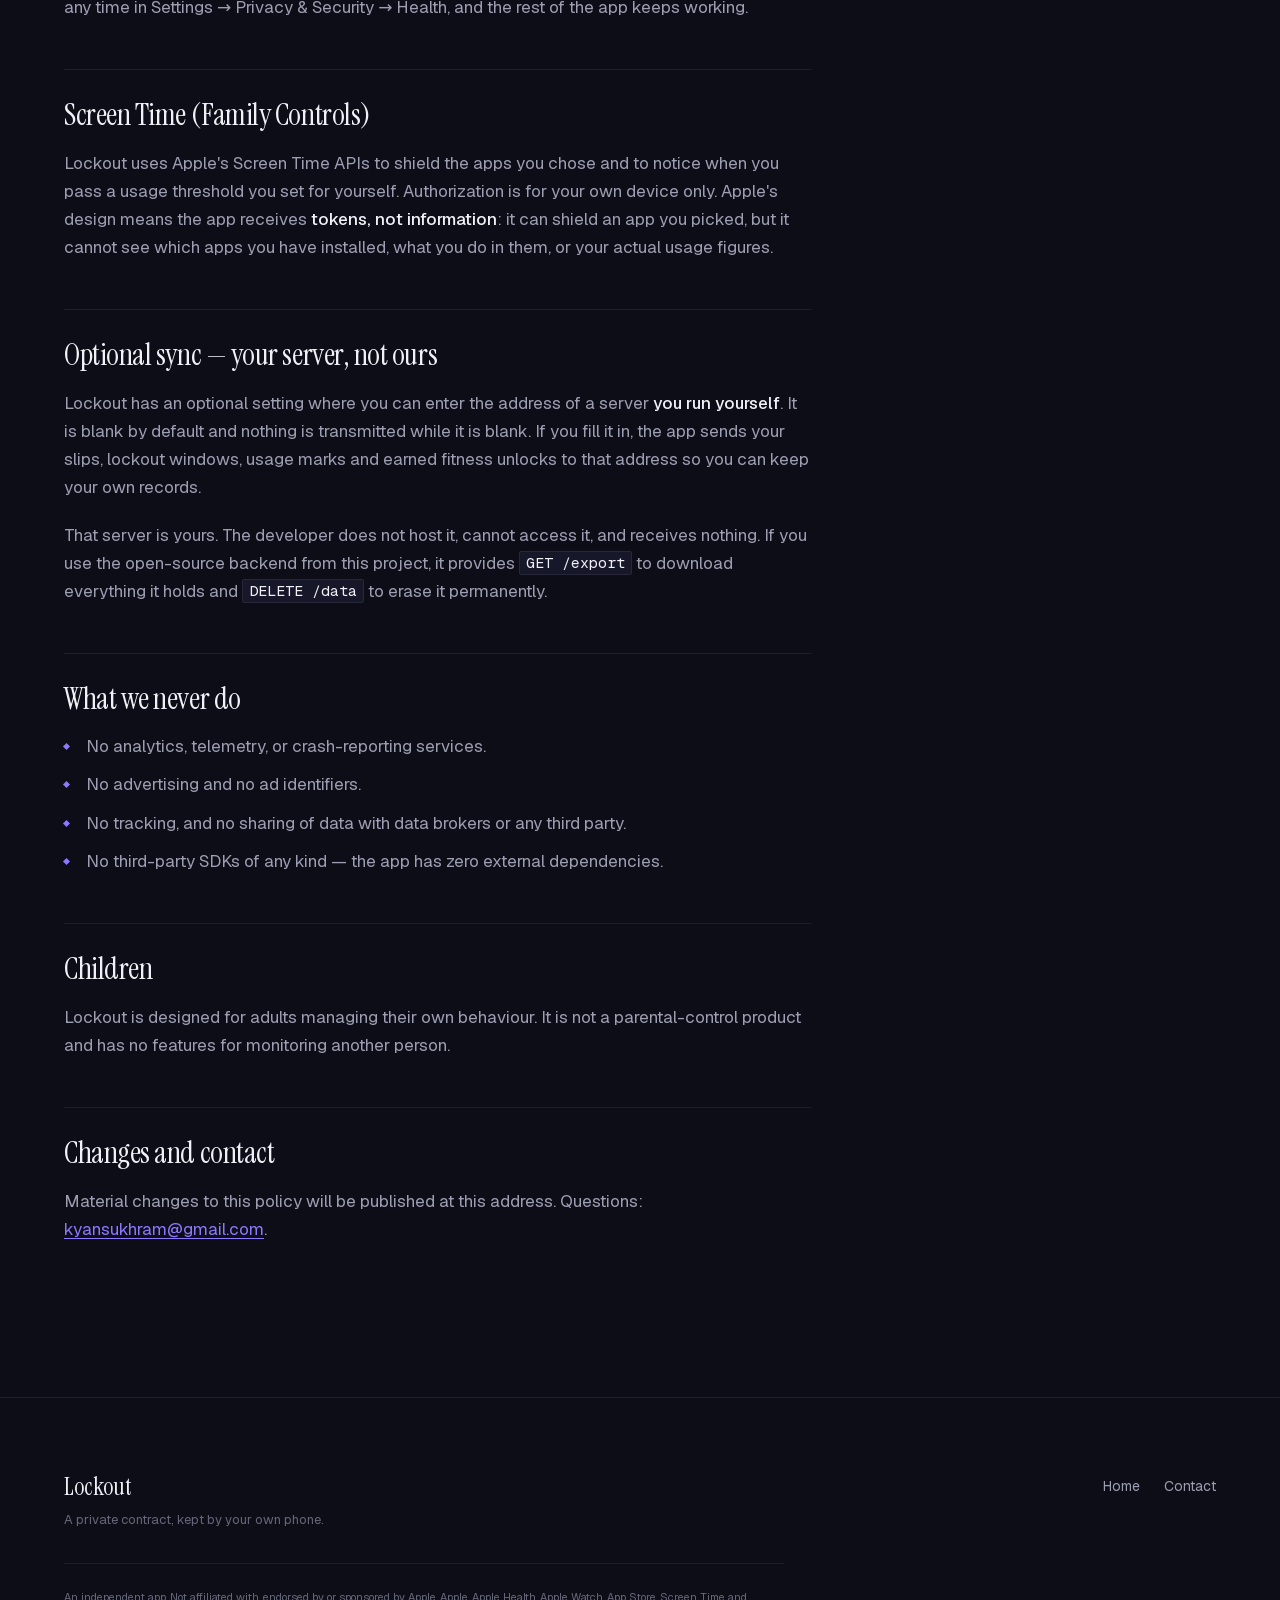
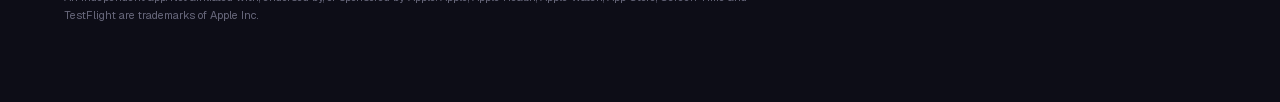
<file: privacy.html>
<!DOCTYPE html>
<html lang="en">
<head>
<meta charset="utf-8">
<meta name="viewport" content="width=device-width, initial-scale=1, viewport-fit=cover">
<title>Privacy policy — Lockout</title>
<meta name="description" content="Lockout's privacy policy. Your data stays on your phone: no account, no developer server, no analytics, no third-party SDKs.">
<meta name="theme-color" content="#0d0d17">
<meta name="color-scheme" content="dark">
<meta name="robots" content="index, follow">

<meta property="og:type" content="article">
<meta property="og:site_name" content="Lockout">
<meta property="og:title" content="Privacy policy — Lockout">
<meta property="og:description" content="Your data stays on your phone: no account, no developer server, no analytics, no third-party SDKs.">
<meta property="og:image" content="assets/img/og.jpg">

<link rel="icon" href="assets/img/favicon-32.png" sizes="32x32" type="image/png">
<link rel="apple-touch-icon" href="assets/img/apple-touch-icon.png">
<link rel="manifest" href="site.webmanifest">

<link rel="stylesheet" href="assets/fonts.css">
<link rel="stylesheet" href="assets/styles.css">
</head>

<body>
<a class="skip" href="#main">Skip to content</a>
<div class="grain" aria-hidden="true"></div>

<header class="masthead">
  <div class="shell masthead__inner">
    <a class="wordmark" href="index.html" aria-label="Lockout — home">
      <span class="wordmark__name">Lockout</span>
      <span class="wordmark__sub">A private contract</span>
    </a>
    <nav class="nav nav--plain" aria-label="Primary">
      <a href="index.html">Back to the site</a>
    </nav>
  </div>
</header>

<main id="main" class="section">
  <div class="shell">
  <article class="prose">

    <p class="legend">Legal</p>
    <h1 class="h2">Privacy policy</h1>
    <p class="prose__meta mono">Last updated 5 August 2026</p>

    <p class="prose__lede">
      Lockout is a self-control app. It is built so that <strong>your data stays on your
      phone</strong>. The developer does not operate a server, does not receive your data,
      and has no way to see how you use the app.
    </p>

    <h2>What the app stores, and where</h2>
    <p>Everything below is stored <strong>only in Lockout's private storage on your device</strong>:</p>
    <ul>
      <li>Lapses you log (“slips”), including the tag you choose and the time.</li>
      <li>
        Urges you ride out on the hold-the-line timer: when you started, how long you stayed
        with it, whether you made it to the end, and the tag. Your stats screen uses these to
        show which hours and days are hardest for you.
      </li>
      <li>
        Which apps you selected to lock. These are stored as opaque tokens provided by Apple —
        the app cannot read the names or icons of your apps, and neither can the developer.
      </li>
      <li>Your lockout history and settings (durations, multiplier, break length).</li>
      <li>The optional note you write to yourself.</li>
      <li>
        Step counts, workout durations, and optional body and recovery metrics read from
        Apple Health (see below).
      </li>
    </ul>
    <p>
      Deleting the app removes all of it. There is no account, no sign-in, and no
      developer-side copy.
    </p>

    <h2>Health and fitness data</h2>
    <p>With your permission, Lockout reads the following from Apple Health:</p>
    <ul>
      <li><strong>Step count</strong>, to show how many steps remain before a lockout ends.</li>
      <li><strong>Workouts</strong>, to check whether you completed one long enough to claim a break.</li>
      <li>
        <strong>Resting heart rate, heart rate variability, sleep, active energy and
        VO<sub>2</sub> max</strong>, shown back to you in your own stats so you can see what
        being more active is doing for you. If you wear a Whoop, Oura, Garmin or Apple Watch,
        this is the data those devices already write into Apple Health.
      </li>
    </ul>
    <p>
      You can allow some of these and refuse others — iOS asks per type. Anything you refuse is
      simply not shown; the rest of the app is unaffected. Lockout does not interpret these
      figures or give health advice; it reports the numbers and how they changed.
    </p>
    <p>
      We read only. Lockout never writes to Health, never stores health data in iCloud, and
      <strong>never uses health or fitness data for advertising, marketing, or sale to
      anyone</strong>. You can revoke access at any time in Settings → Privacy &amp; Security →
      Health, and the rest of the app keeps working.
    </p>

    <h2>Screen Time (Family Controls)</h2>
    <p>
      Lockout uses Apple's Screen Time APIs to shield the apps you chose and to notice when you
      pass a usage threshold you set for yourself. Authorization is for your own device only.
      Apple's design means the app receives <strong>tokens, not information</strong>: it can
      shield an app you picked, but it cannot see which apps you have installed, what you do in
      them, or your actual usage figures.
    </p>

    <h2>Optional sync — your server, not ours</h2>
    <p>
      Lockout has an optional setting where you can enter the address of a server
      <strong>you run yourself</strong>. It is blank by default and nothing is transmitted while
      it is blank. If you fill it in, the app sends your slips, lockout windows, usage marks and
      earned fitness unlocks to that address so you can keep your own records.
    </p>
    <p>
      That server is yours. The developer does not host it, cannot access it, and receives
      nothing. If you use the open-source backend from this project, it provides
      <code>GET /export</code> to download everything it holds and <code>DELETE /data</code> to
      erase it permanently.
    </p>

    <h2>What we never do</h2>
    <ul>
      <li>No analytics, telemetry, or crash-reporting services.</li>
      <li>No advertising and no ad identifiers.</li>
      <li>No tracking, and no sharing of data with data brokers or any third party.</li>
      <li>No third-party SDKs of any kind — the app has zero external dependencies.</li>
    </ul>

    <h2>Children</h2>
    <p>
      Lockout is designed for adults managing their own behaviour. It is not a parental-control
      product and has no features for monitoring another person.
    </p>

    <h2>Changes and contact</h2>
    <p>
      Material changes to this policy will be published at this address. Questions:
      <a href="mailto:kyansukhram@gmail.com">kyansukhram@gmail.com</a>.
    </p>

  </article>
  </div>
</main>

<footer class="footer">
  <div class="shell footer__grid">
    <div class="footer__brand">
      <span class="wordmark__name">Lockout</span>
      <p>A private contract, kept by your own phone.</p>
    </div>
    <nav class="footer__links" aria-label="Footer">
      <a href="index.html">Home</a>
      <a href="mailto:kyansukhram@gmail.com">Contact</a>
    </nav>
    <p class="footer__legal">
      An independent app. Not affiliated with, endorsed by, or sponsored by Apple.
      Apple, Apple Health, Apple Watch, App Store, Screen Time and TestFlight are trademarks
      of Apple Inc.
    </p>
  </div>
</footer>
</body>
</html>
</file>
<file: assets/fonts.css>
/* Self-hosted latin subsets.
   Instrument Serif, Geist and Geist Mono are licensed under the
   SIL Open Font License 1.1 — see assets/fonts/OFL.txt.

   Vendored rather than linked to fonts.googleapis.com on purpose: Lockout's
   privacy policy promises no third-party requests, and a landing page that
   hands every visitor's IP to a font CDN would be the first thing to break
   that promise. These four files are the whole webfont payload — 81 KB. */

/* Display — editorial serif, headlines and the wordmark. */
@font-face {
  font-family: 'Instrument Serif';
  font-style: normal;
  font-weight: 400;
  font-display: swap;
  src: url('fonts/instrument-serif-normal-400.woff2') format('woff2');
}

@font-face {
  font-family: 'Instrument Serif';
  font-style: italic;
  font-weight: 400;
  font-display: swap;
  src: url('fonts/instrument-serif-italic-400.woff2') format('woff2');
}

/* Interface — variable, so one file covers every weight the page uses. */
@font-face {
  font-family: 'Geist';
  font-style: normal;
  font-weight: 100 900;
  font-display: swap;
  src: url('fonts/geist-normal-400.woff2') format('woff2');
}

/* Data — step counts, durations, anything that reads as a measurement. */
@font-face {
  font-family: 'Geist Mono';
  font-style: normal;
  font-weight: 100 900;
  font-display: swap;
  src: url('fonts/geist-mono-normal-400.woff2') format('woff2');
}
</file>
<file: assets/styles.css>
/* ==========================================================================
   Lockout — landing page
   --------------------------------------------------------------------------
   The palette and the type are lifted from the app itself (ios/HabitLockout/
   Theme.swift), not invented for the web. That file's rule about colour is
   worth repeating here because the whole page depends on it:

     violet = action.  mint = progress and the clean state.  red = consequence.

   Red is spent in exactly three places on this page — the slip card, the
   countdown, and the step-02 numeral. If red is everywhere, red means nothing.
   ========================================================================== */

/* ------------------------------  tokens  -------------------------------- */

:root {
  /* Ground. Never #000 — this is read at 1am. */
  --void:        #0d0d17;
  --raise:       #12121f;
  --raise-2:     #17172a;

  --ink:         #f0f0f7;
  --ink-dim:     #9e9eb3;   /* 7.4:1 on --void */
  --ink-faint:   #66667a;   /* 3.5:1 — large or decorative text only */

  --violet:      #8c78ff;
  --violet-deep: #664deb;
  --mint:        #4cd199;
  --ember:       #ff5447;

  --rule:        rgba(255, 255, 255, 0.14);
  --rule-faint:  rgba(255, 255, 255, 0.07);
  --on-fill:     #0f0d1f;

  --display: 'Instrument Serif', 'Iowan Old Style', Georgia, 'Times New Roman', serif;
  --sans: 'Geist', ui-sans-serif, system-ui, -apple-system, 'Helvetica Neue', sans-serif;
  --mono: 'Geist Mono', ui-monospace, 'SF Mono', 'Cascadia Mono', Menlo, monospace;

  /* One easing for the whole page. */
  --ease: cubic-bezier(0.16, 1, 0.3, 1);
  --shell: 1320px;
  --gutter: clamp(1.25rem, 5vw, 4rem);

  /* Vertical rhythm, tightening on small screens. */
  --section-y: clamp(5.5rem, 12vw, 11rem);
}

/* -----------------------------  reset  ---------------------------------- */

*, *::before, *::after { box-sizing: border-box; }

html {
  -webkit-text-size-adjust: 100%;
  scroll-behavior: smooth;
  scroll-padding-top: 6rem;
}

body {
  margin: 0;
  background: var(--void);
  color: var(--ink);
  font-family: var(--sans);
  font-size: clamp(1rem, 0.96rem + 0.2vw, 1.0625rem);
  line-height: 1.65;
  font-weight: 400;
  -webkit-font-smoothing: antialiased;
  text-rendering: optimizeLegibility;
  overflow-x: hidden;
}

img, svg { display: block; max-width: 100%; }
img { height: auto; }

h1, h2, h3 { margin: 0; font-weight: 400; }
p { margin: 0 0 1.15em; }
p:last-child { margin-bottom: 0; }
ul, ol, dl, dd { margin: 0; padding: 0; }
li { list-style: none; }

a { color: inherit; text-decoration: none; }

:focus-visible {
  outline: 2px solid var(--violet);
  outline-offset: 3px;
  border-radius: 2px;
}

::selection { background: var(--violet); color: var(--on-fill); }

/* ---------------------------  primitives  ------------------------------- */

.shell {
  width: 100%;
  max-width: var(--shell);
  margin-inline: auto;
  padding-inline: var(--gutter);
}

.section { padding-block: var(--section-y); position: relative; }

.mono {
  font-family: var(--mono);
  font-variant-numeric: tabular-nums;
  font-feature-settings: 'tnum' 1;
}
/* Doubled for the same reason as the legend modifiers: `.readout dd` and
   friends are 0,1,1 and would otherwise win. */
.mono.mono--mint { color: var(--mint); }

.legend {
  font-size: 0.6875rem;
  font-weight: 600;
  letter-spacing: 0.2em;
  text-transform: uppercase;
  color: var(--ink-dim);
  margin: 0 0 1.5rem;
  display: flex;
  align-items: center;
  gap: 0.6rem;
}
/* Doubled class on purpose. A legend is usually a <p>, so a section rule as
   ordinary as `.path p { color: … }` (0,1,1) outranks a single modifier class
   (0,1,0) and silently greys out the accent. */
.legend.legend--mint   { color: var(--mint); }
.legend.legend--violet { color: var(--violet); }
.legend.legend--ember  { color: var(--ember); }

.dot {
  width: 6px; height: 6px;
  border-radius: 50%;
  background: currentColor;
  flex: none;
  animation: breathe 2.8s var(--ease) infinite;
}
@keyframes breathe {
  0%, 100% { opacity: 1;   transform: scale(1); }
  50%      { opacity: 0.4; transform: scale(0.8); }
}

/* Display type. Instrument Serif runs light and airy, so it carries the
   headlines while Geist does every job that needs to be read quickly. */
.hero__title, .h2 {
  font-family: var(--display);
  font-weight: 400;
  line-height: 0.98;
  letter-spacing: -0.02em;
  text-wrap: balance;
}
/* Deliberately not as large as it could be. The line has to land before the
   calls to action do, and a headline that fills the screen pushes them under
   the fold on a 900px-tall laptop. */
.hero__title { font-size: clamp(2.6rem, 5.2vw, 4.5rem); }
/* Stated rather than inherited — several sections dim their body copy, and a
   heading that inherits that dimming reads as disabled. */
.h2 { font-size: clamp(2.2rem, 4.8vw, 4rem); margin-bottom: 1.5rem; color: var(--ink); }
.h3 {
  font-family: var(--display);
  font-size: clamp(1.5rem, 2.4vw, 2.1rem);
  line-height: 1.1;
  letter-spacing: -0.015em;
  margin-bottom: 0.85rem;
}
em { font-style: italic; }
.hero__title em, .h2 em { color: var(--violet); }

.lede {
  font-size: clamp(1.0625rem, 1.5vw, 1.3125rem);
  line-height: 1.55;
  color: var(--ink-dim);
  max-width: 40ch;
}
.lede--tight { max-width: 52ch; }
.lede strong { color: var(--ink); font-weight: 500; }

.sectionhead { max-width: 34ch; margin-bottom: clamp(3rem, 6vw, 5rem); }
.sectionhead--wide { max-width: 62ch; }

.skip {
  position: absolute; top: -100px; left: 1rem; z-index: 100;
  background: var(--violet); color: var(--on-fill);
  padding: 0.75rem 1.25rem; font-weight: 500;
  transition: top 0.2s var(--ease);
}
.skip:focus { top: 1rem; }

/* Grain. Fixed and pointer-events:none so it never repaints on scroll. */
.grain {
  position: fixed; inset: 0; z-index: 60;
  pointer-events: none;
  opacity: 0.42;
  mix-blend-mode: overlay;
  background-image: url("data:image/svg+xml,%3Csvg xmlns='http://www.w3.org/2000/svg' width='140' height='140'%3E%3Cfilter id='n'%3E%3CfeTurbulence type='fractalNoise' baseFrequency='0.86' numOctaves='3' stitchTiles='stitch'/%3E%3C/filter%3E%3Crect width='140' height='140' filter='url(%23n)' opacity='0.5'/%3E%3C/svg%3E");
}

/* ---------------------------  masthead  --------------------------------- */

.masthead {
  position: sticky; top: 0; z-index: 50;
  background: color-mix(in srgb, var(--void) 82%, transparent);
  backdrop-filter: blur(14px) saturate(140%);
  -webkit-backdrop-filter: blur(14px) saturate(140%);
  border-bottom: 1px solid var(--rule-faint);
}

.masthead__inner {
  display: flex; align-items: center; justify-content: space-between;
  gap: 1.5rem;
  min-height: 4.5rem;
}

.wordmark { display: grid; gap: 0.1rem; }
.wordmark__name {
  font-family: var(--display);
  font-size: 1.5rem;
  letter-spacing: 0.01em;
  line-height: 1;
}
.wordmark__sub {
  font-size: 0.5625rem;
  font-weight: 600;
  letter-spacing: 0.22em;
  text-transform: uppercase;
  color: var(--ink-faint);
}

.nav { display: flex; align-items: center; gap: clamp(1rem, 2vw, 2rem); }
.nav a:not(.btn) {
  font-size: 0.875rem;
  color: var(--ink-dim);
  transition: color 0.25s var(--ease);
  position: relative;
}
.nav a:not(.btn)::after {
  content: '';
  position: absolute; left: 0; right: 0; bottom: -4px;
  height: 1px; background: var(--violet);
  transform: scaleX(0); transform-origin: left;
  transition: transform 0.35s var(--ease);
}
.nav a:not(.btn):hover { color: var(--ink); }
.nav a:not(.btn):hover::after { transform: scaleX(1); }

.navtoggle {
  display: none;
  width: 44px; height: 44px;
  background: none; border: 1px solid var(--rule);
  color: var(--ink); cursor: pointer;
  padding: 0;
  /* `place-content: center` rather than `place-items`: with items alone the two
     grid rows stretch across the full 44px button, putting the bars 23.5px
     apart, and the ±3.25px translate below cannot close that into an X. */
  place-content: center;
  justify-items: center;
  gap: 5px;
  border-radius: 2px;
}
.navtoggle__bar {
  display: block; width: 18px; height: 1.5px;
  background: currentColor;
  transition: transform 0.35s var(--ease), opacity 0.2s var(--ease);
}
.navtoggle[aria-expanded='true'] .navtoggle__bar:first-child {
  transform: translateY(3.25px) rotate(45deg);
}
.navtoggle[aria-expanded='true'] .navtoggle__bar:last-child {
  transform: translateY(-3.25px) rotate(-45deg);
}

/* ----------------------------  buttons  --------------------------------- */

.btn {
  --pull-x: 0px; --pull-y: 0px;
  display: inline-flex; align-items: center; justify-content: center;
  gap: 0.5rem;
  padding: 0.95rem 1.6rem;
  font-family: var(--sans);
  font-size: 0.9375rem;
  font-weight: 500;
  letter-spacing: 0.01em;
  border: 1px solid transparent;
  border-radius: 2px;
  cursor: pointer;
  text-align: center;
  transform: translate3d(var(--pull-x), var(--pull-y), 0);
  transition: transform 0.4s var(--ease), background-color 0.25s var(--ease),
              border-color 0.25s var(--ease), color 0.25s var(--ease);
}
.btn--sm { padding: 0.6rem 1.1rem; font-size: 0.8125rem; }
.btn--block { width: 100%; }

.btn--primary {
  background: var(--violet);
  color: var(--on-fill);
  font-weight: 600;
  /* Inner refraction rather than an outer glow. */
  box-shadow: inset 0 1px 0 rgba(255, 255, 255, 0.28);
}
.btn--primary:hover { background: #9c8bff; }
.btn--primary:active { transform: translate3d(var(--pull-x), 1px, 0) scale(0.985); }

.btn--ghost {
  border-color: var(--rule);
  color: var(--ink);
}
.btn--ghost:hover { border-color: var(--ink-dim); background: rgba(255, 255, 255, 0.04); }
.btn--ghost:active { transform: translate3d(0, 1px, 0) scale(0.985); }

.cta-row { display: flex; flex-wrap: wrap; gap: 0.75rem; margin: 2.25rem 0 2rem; }

/* ------------------------------  hero  ---------------------------------- */

.hero {
  position: relative;
  padding-top: clamp(1.5rem, 3vw, 2.5rem);
  padding-bottom: clamp(3rem, 6vw, 5rem);
  overflow: hidden;
}
/* A single soft violet wash, top-right, behind the device. No neon. */
.hero::before {
  content: '';
  position: absolute;
  top: -30%; right: -10%;
  width: min(70vw, 900px); aspect-ratio: 1;
  background: radial-gradient(circle,
              rgba(102, 77, 235, 0.20) 0%,
              rgba(102, 77, 235, 0.06) 42%,
              transparent 68%);
  pointer-events: none;
}

.hero__grid {
  position: relative;
  display: grid;
  grid-template-columns: 1.12fr 0.88fr;
  gap: clamp(2rem, 5vw, 5rem);
  align-items: center;
  padding-block: clamp(2rem, 5vw, 4.5rem);
}

/* A `ch` cap here would be measured against Geist, not the serif headline,
   and squeezed the h1 into four lines. Fixed measure instead. */
.hero__copy { max-width: 38rem; }
.hero__title { margin-bottom: 1.5rem; }

.trustline {
  display: flex; gap: 0.7rem;
  font-size: 0.8125rem;
  line-height: 1.55;
  color: var(--ink-faint);
  max-width: 46ch;
  padding-top: 1.5rem;
  border-top: 1px solid var(--rule-faint);
}
.trustline__icon { width: 18px; height: 18px; flex: none; color: var(--mint); margin-top: 1px; }

/* device ------------------------------------------------------------------ */

.hero__device { justify-self: end; width: 100%; max-width: 340px; }

.device__frame {
  position: relative;
  border-radius: 2.75rem;
  padding: 0.5rem;
  background: linear-gradient(150deg, #2c2c42 0%, #14141f 40%, #23233a 100%);
  box-shadow:
    0 2px 0 rgba(255, 255, 255, 0.08) inset,
    0 40px 80px -30px rgba(6, 4, 20, 0.9),
    0 8px 24px -12px rgba(6, 4, 20, 0.8);
}
.device__screen, .device__frame img {
  border-radius: 2.3rem;
  width: 100%;
}
.device__caption {
  margin-top: 1.25rem;
  font-size: 0.75rem;
  color: var(--ink-faint);
  text-align: right;
}
.device__caption .mono { color: var(--ink-dim); }

/* ticker ------------------------------------------------------------------ */

.ticker {
  display: flex; flex-wrap: wrap;
  gap: 0.75rem 2.5rem;
  padding-top: 2.5rem;
  border-top: 1px solid var(--rule-faint);
  font-size: 0.8125rem;
  color: var(--ink-faint);
}
.ticker li { display: flex; align-items: center; gap: 0.6rem; }
.ticker li::before {
  content: ''; width: 5px; height: 5px;
  background: var(--ink-faint);
  transform: rotate(45deg);
  flex: none;
}

/* ----------------------------  problem  --------------------------------- */

.problem { padding-top: clamp(4rem, 8vw, 7rem); }

.marquee {
  overflow: hidden;
  border-block: 1px solid var(--rule-faint);
  padding-block: 1.15rem;
  margin-bottom: clamp(4rem, 8vw, 7rem);
  -webkit-mask-image: linear-gradient(90deg, transparent, #000 12%, #000 88%, transparent);
  mask-image: linear-gradient(90deg, transparent, #000 12%, #000 88%, transparent);
}
.marquee__track {
  display: flex; gap: 2.5rem;
  width: max-content;
  font-family: var(--display);
  font-size: clamp(1.75rem, 4vw, 3rem);
  color: var(--ink-faint);
  animation: slide 44s linear infinite;
  will-change: transform;
}
.marquee__track span:nth-child(even) { color: var(--violet-deep); }
@keyframes slide { to { transform: translate3d(-50%, 0, 0); } }

.problem__grid {
  display: grid;
  grid-template-columns: 0.85fr 1.15fr;
  gap: clamp(2rem, 6vw, 6rem);
}
.problem__head { position: sticky; top: 8rem; align-self: start; max-width: 15ch; }
.problem__body { max-width: 56ch; color: var(--ink-dim); }
.problem__body .pull {
  font-family: var(--display);
  font-size: clamp(1.5rem, 2.6vw, 2.25rem);
  line-height: 1.15;
  color: var(--ink);
  margin-block: 2rem;
  padding-left: 1.5rem;
  border-left: 2px solid var(--violet);
}

.moments {
  margin-top: 3rem;
  padding-top: 2rem;
  border-top: 1px solid var(--rule-faint);
  display: grid; gap: 0.4rem;
}
.moments li {
  font-family: var(--display);
  font-size: clamp(1.25rem, 2.2vw, 1.75rem);
  color: var(--ink-faint);
  padding-left: calc(var(--i, 0) * clamp(0px, 2.2vw, 28px));
  transition: color 0.4s var(--ease);
}
.moments li:hover { color: var(--ink); }

/* -------------------------  how it works  ------------------------------- */

.steps { display: grid; gap: clamp(3.5rem, 7vw, 6.5rem); }

.step {
  display: grid;
  grid-template-columns: 4.5rem 1fr 0.85fr;
  gap: clamp(1.5rem, 4vw, 3.5rem);
  align-items: start;
}
.step--offset { padding-left: clamp(0px, 8vw, 8rem); }

.step__meta { display: grid; justify-items: center; gap: 1rem; height: 100%; }
.step__num {
  font-size: 0.875rem;
  font-weight: 500;
  color: var(--violet);
  border: 1px solid var(--rule);
  width: 2.75rem; height: 2.75rem;
  display: grid; place-items: center;
  border-radius: 50%;
}
.step__num--ember { color: var(--ember); }
.step__num--mint  { color: var(--mint); }
.step__rail {
  width: 1px; flex: 1;
  min-height: 4rem; height: 100%;
  background: linear-gradient(var(--rule), transparent);
}

.step__body { max-width: 44ch; }
.step__body p { color: var(--ink-dim); }

.step__figure { padding-top: 0.5rem; }
.figcap { font-size: 0.6875rem; color: var(--ink-faint); margin-top: 0.9rem; letter-spacing: 0.04em; }

.chips { display: flex; flex-wrap: wrap; gap: 0.5rem; }
.chip {
  font-size: 0.75rem;
  padding: 0.45rem 0.8rem;
  border: 1px solid var(--rule-faint);
  color: var(--ink-faint);
  border-radius: 2px;
}
.chip--on {
  border-color: rgba(255, 84, 71, 0.4);
  color: var(--ember);
  background: rgba(255, 84, 71, 0.06);
}

.slipcard {
  border: 1px solid rgba(255, 84, 71, 0.28);
  background: linear-gradient(160deg, rgba(255, 84, 71, 0.09), transparent 65%);
  padding: 1.5rem;
  border-radius: 2px;
}
.slipcard .legend { margin-bottom: 1.25rem; }
.slipcard__clock {
  font-family: var(--display);
  font-size: clamp(2rem, 4vw, 2.75rem);
  color: var(--ember);
  line-height: 1;
  letter-spacing: -0.01em;
}
.slipcard__note {
  margin: 0.6rem 0 0;
  font-size: 0.6875rem;
  font-weight: 600;
  letter-spacing: 0.18em;
  text-transform: uppercase;
  color: var(--ink-faint);
}

.meter__head {
  display: flex; align-items: baseline; gap: 0.5rem;
  font-size: 1.5rem;
  color: var(--mint);
  margin-bottom: 0.85rem;
}
.meter__goal { font-size: 0.875rem; color: var(--ink-faint); }
.meter__track { height: 3px; background: var(--rule-faint); overflow: hidden; }
/* Rests at its true value; script winds it back to zero and fills it. */
.meter__fill {
  height: 100%; width: 62%;
  background: var(--mint);
  transition: width 1.4s var(--ease);
}
.js .meter__fill { width: 0; }

/* ------------------------------  exit  ---------------------------------- */

.exit { border-top: 1px solid var(--rule-faint); }

.route { position: relative; margin-bottom: clamp(3rem, 6vw, 5rem); }
.route__svg { width: 100%; height: clamp(120px, 18vw, 200px); color: var(--mint); }
.route__ghost { color: var(--rule); opacity: 0.5; }
/* Undrawn only when script can draw it. */
.js .route__line {
  stroke-dasharray: 1600;
  stroke-dashoffset: 1600;
  transition: stroke-dashoffset 2s var(--ease);
}
.js .route.is-visible .route__line { stroke-dashoffset: 0; }

.route__marks {
  display: grid;
  grid-template-columns: repeat(4, 1fr);
  gap: 1rem;
  border-top: 1px solid var(--rule-faint);
  padding-top: 1rem;
}
.route__mark {
  display: grid; gap: 0.25rem;
  font-size: 0.6875rem;
  letter-spacing: 0.16em;
  text-transform: uppercase;
  color: var(--ink-faint);
}
.route__mark em {
  font-family: var(--mono);
  font-style: normal;
  font-size: 0.9375rem;
  letter-spacing: 0;
  text-transform: none;
  color: var(--ink-dim);
}
.route__mark--end em { color: var(--mint); }
.route__mark:last-child { text-align: right; }

.paths {
  display: grid;
  grid-template-columns: 1.05fr 0.95fr;
  gap: clamp(1.5rem, 4vw, 3.5rem);
  margin-bottom: clamp(3rem, 6vw, 5rem);
}
.path {
  border-top: 1px solid var(--rule);
  padding-top: 1.75rem;
}
.path--b { border-top-color: var(--violet-deep); }
.path p:not(.legend) { color: var(--ink-dim); max-width: 46ch; }

.spec { margin-top: 1.75rem; border-top: 1px solid var(--rule-faint); }
.spec > div {
  display: flex; align-items: baseline; justify-content: space-between;
  gap: 1rem;
  padding: 0.75rem 0;
  border-bottom: 1px solid var(--rule-faint);
}
.spec dt { font-size: 0.75rem; letter-spacing: 0.1em; text-transform: uppercase; color: var(--ink-faint); }
.spec dd { font-size: 0.875rem; color: var(--ink); text-align: right; }

.terms {
  border-top: 1px solid var(--rule-faint);
  padding-top: clamp(2rem, 4vw, 3rem);
}
.terms__list {
  display: grid;
  grid-template-columns: repeat(auto-fit, minmax(min(100%, 15rem), 1fr));
  gap: 1.75rem clamp(1.5rem, 3vw, 3rem);
}
.terms__list li {
  font-size: 0.875rem;
  line-height: 1.6;
  color: var(--ink-dim);
  border-top: 1px solid var(--rule-faint);
  padding-top: 1rem;
}
.terms__k {
  display: block;
  font-size: 0.6875rem;
  letter-spacing: 0.14em;
  text-transform: uppercase;
  color: var(--mint);
  margin-bottom: 0.5rem;
}
.disclaim {
  margin-top: 2.5rem;
  font-size: 0.75rem;
  line-height: 1.6;
  color: var(--ink-faint);
  max-width: 68ch;
}

/* ----------------------------  preview  --------------------------------- */

.preview { border-top: 1px solid var(--rule-faint); }

.gallery {
  display: flex;
  gap: clamp(1.25rem, 3vw, 2.5rem);
  overflow-x: auto;
  scroll-snap-type: x proximity;
  padding: 0 var(--gutter) 1.5rem;
  scrollbar-width: thin;
  scrollbar-color: var(--rule) transparent;
}
.gallery::-webkit-scrollbar { height: 3px; }
.gallery::-webkit-scrollbar-thumb { background: var(--rule); }

.shot { margin: 0; flex: 0 0 auto; width: min(70vw, 260px); scroll-snap-align: center; }
.device--sm .device__frame { border-radius: 2rem; padding: 0.375rem; }
.device--sm .device__frame img { border-radius: 1.7rem; }

/* Sits inside a real .device__frame rather than replacing it, so a pending
   screenshot occupies exactly the same box as a real one and the captions
   below the row stay on one baseline. */
.device__empty {
  aspect-ratio: 460 / 1000;
  display: grid; place-content: center; gap: 0.75rem;
  text-align: center;
  border: 1px dashed var(--rule);
  background: var(--raise);
  border-radius: 1.7rem;
}
.device__empty .mono {
  font-size: 0.75rem; letter-spacing: 0.12em; text-transform: uppercase;
  color: var(--ink-faint);
  margin: 0;
}
.pendinglabel { font-size: 0.6875rem; color: var(--violet); margin: 0; }

.shot figcaption {
  display: grid; gap: 0.35rem;
  margin-top: 1.25rem;
  font-size: 0.875rem;
}
.shot figcaption .mono { color: var(--violet); font-size: 0.75rem; }
.shot figcaption span:last-child { color: var(--ink-faint); font-size: 0.8125rem; line-height: 1.5; }
.shot--pending figcaption .mono { color: var(--ink-faint); }

.galleryhint {
  font-size: 0.6875rem; letter-spacing: 0.14em; text-transform: uppercase;
  color: var(--ink-faint); margin-top: 1.5rem;
}

/* -----------------------------  creed  ---------------------------------- */

.creed { border-top: 1px solid var(--rule-faint); }
.creed__list { display: grid; gap: clamp(0.5rem, 1.5vw, 1rem); }
.creed__list li {
  display: grid;
  grid-template-columns: 3.5rem 1fr;
  align-items: baseline;
  gap: clamp(1rem, 3vw, 2.5rem);
  font-family: var(--display);
  font-size: clamp(2.25rem, 6.5vw, 5rem);
  line-height: 1.05;
  letter-spacing: -0.02em;
  border-bottom: 1px solid var(--rule-faint);
  padding-bottom: clamp(0.75rem, 2vw, 1.5rem);
  /* Each line steps further right — the creed reads as a descent. */
  padding-left: calc(var(--i, 0) * clamp(0px, 3vw, 44px));
}
.creed__list .mono {
  font-family: var(--mono);
  font-size: 0.75rem;
  color: var(--ink-faint);
  letter-spacing: 0.1em;
}
.creed__list em { color: var(--mint); }

/* ----------------------------  athletes  -------------------------------- */

.athletes { border-top: 1px solid var(--rule-faint); }
.athletes__grid {
  display: grid;
  grid-template-columns: 1.15fr 0.85fr;
  gap: clamp(2.5rem, 6vw, 6rem);
  align-items: start;
}
.athletes__copy { max-width: 52ch; color: var(--ink-dim); }
.footnote {
  font-size: 0.8125rem;
  line-height: 1.6;
  color: var(--ink-faint);
  border-top: 1px solid var(--rule-faint);
  padding-top: 1.25rem;
  margin-top: 2rem;
}

.athletes__data {
  border: 1px solid var(--rule-faint);
  background: linear-gradient(170deg, var(--raise), transparent 70%);
  padding: clamp(1.5rem, 3vw, 2.25rem);
  border-radius: 2px;
  box-shadow: inset 0 1px 0 rgba(255, 255, 255, 0.05);
}
.readout > div {
  display: flex; align-items: baseline; justify-content: space-between;
  gap: 1rem;
  padding: 0.8rem 0;
  border-bottom: 1px solid var(--rule-faint);
}
.readout > div:last-child { border-bottom: 0; }
.readout dt { font-size: 0.875rem; color: var(--ink); }
.readout dd { font-size: 0.75rem; color: var(--ink-faint); text-align: right; letter-spacing: 0.04em; }
.readout__foot {
  margin-top: 1.5rem; padding-top: 1.25rem;
  border-top: 1px solid var(--rule-faint);
  font-size: 0.75rem; line-height: 1.6; color: var(--ink-faint);
}

/* ------------------------------  faq  ----------------------------------- */

.faq { border-top: 1px solid var(--rule-faint); }
.faq__grid {
  display: grid;
  grid-template-columns: 0.7fr 1.3fr;
  gap: clamp(2rem, 6vw, 6rem);
}
.faq__head { position: sticky; top: 8rem; align-self: start; }

.faq__list details {
  border-top: 1px solid var(--rule-faint);
}
.faq__list details:last-of-type { border-bottom: 1px solid var(--rule-faint); }

.faq__list summary {
  display: flex; align-items: baseline; justify-content: space-between;
  gap: 1.5rem;
  padding: 1.5rem 0;
  cursor: pointer;
  list-style: none;
  font-family: var(--display);
  font-size: clamp(1.2rem, 2vw, 1.6rem);
  line-height: 1.25;
  transition: color 0.25s var(--ease);
}
.faq__list summary::-webkit-details-marker { display: none; }
.faq__list summary:hover { color: var(--violet); }
.faq__list summary::after {
  content: '';
  flex: none;
  width: 13px; height: 13px;
  margin-top: 0.35em;
  background: currentColor;
  /* A plus that becomes a minus. Cheaper than an icon font. */
  clip-path: polygon(46% 0, 54% 0, 54% 46%, 100% 46%, 100% 54%, 54% 54%,
                     54% 100%, 46% 100%, 46% 54%, 0 54%, 0 46%, 46% 46%);
  transition: transform 0.4s var(--ease), color 0.25s var(--ease);
  color: var(--ink-faint);
}
.faq__list details[open] summary::after { transform: rotate(135deg); color: var(--violet); }

.faq__answer {
  padding-bottom: 1.75rem;
  max-width: 62ch;
  color: var(--ink-dim);
  font-size: 0.9375rem;
}
.faq__answer a { color: var(--violet); text-decoration: underline; text-underline-offset: 3px; }
.faq__answer strong { color: var(--ink); font-weight: 500; }
details[open] .faq__answer { animation: unfold 0.45s var(--ease); }
@keyframes unfold {
  from { opacity: 0; transform: translate3d(0, -6px, 0); }
  to   { opacity: 1; transform: none; }
}

/* ------------------------------  join  ---------------------------------- */

.join {
  border-top: 1px solid var(--rule-faint);
  position: relative;
  overflow: hidden;
}
.join::before {
  content: '';
  position: absolute; bottom: -60%; left: 50%; transform: translateX(-50%);
  width: min(90vw, 1100px); aspect-ratio: 2 / 1;
  background: radial-gradient(ellipse at center,
              rgba(102, 77, 235, 0.16) 0%, transparent 62%);
  pointer-events: none;
}
.join__grid {
  position: relative;
  display: grid;
  grid-template-columns: 1.2fr 0.8fr;
  gap: clamp(2.5rem, 6vw, 5rem);
  align-items: center;
}
.h2--display { font-size: clamp(2.5rem, 6vw, 5rem); }

.field { display: grid; gap: 0.5rem; margin-bottom: 1.25rem; }
.field label {
  font-size: 0.6875rem; font-weight: 600;
  letter-spacing: 0.16em; text-transform: uppercase;
  color: var(--ink-dim);
}
.field input {
  font-family: var(--sans);
  font-size: 1rem;
  color: var(--ink);
  background: var(--raise);
  border: 1px solid var(--rule);
  border-radius: 2px;
  padding: 0.9rem 1rem;
  width: 100%;
  transition: border-color 0.25s var(--ease), background-color 0.25s var(--ease);
}
.field input::placeholder { color: var(--ink-faint); }
.field input:hover { border-color: var(--ink-faint); }
.field input:focus { border-color: var(--violet); background: var(--raise-2); }
.field input[aria-invalid='true'] { border-color: var(--ember); }

.field__help  { font-size: 0.75rem; color: var(--ink-faint); margin: 0; }
.field__error { font-size: 0.75rem; color: var(--ember); margin: 0; }
.field__status {
  font-size: 0.8125rem; color: var(--mint); margin: 1rem 0 0;
  border-left: 2px solid var(--mint); padding-left: 0.85rem;
}

.notconnected {
  margin-top: 1.75rem; padding-top: 1.25rem;
  border-top: 1px solid var(--rule-faint);
  font-size: 0.75rem; line-height: 1.65; color: var(--ink-faint);
}
.notconnected .mono {
  display: inline-block;
  font-size: 0.625rem; letter-spacing: 0.14em; text-transform: uppercase;
  color: var(--void); background: var(--ink-faint);
  padding: 0.15rem 0.4rem; margin-right: 0.5rem;
  border-radius: 2px;
}
.notconnected a { color: var(--violet); text-decoration: underline; text-underline-offset: 3px; }

/* -----------------------------  footer  --------------------------------- */

.footer {
  border-top: 1px solid var(--rule-faint);
  padding-block: clamp(3rem, 6vw, 5rem);
}
.footer__grid {
  display: grid;
  grid-template-columns: 1fr auto;
  gap: 2rem clamp(2rem, 5vw, 4rem);
  align-items: start;
}
.footer__brand p { font-size: 0.8125rem; color: var(--ink-faint); margin: 0.4rem 0 0; }
.footer__links { display: flex; flex-wrap: wrap; gap: 1.5rem; font-size: 0.875rem; color: var(--ink-dim); }
.footer__links a { transition: color 0.25s var(--ease); }
.footer__links a:hover { color: var(--violet); }
.footer__legal {
  grid-column: 1 / -1;
  border-top: 1px solid var(--rule-faint);
  padding-top: 1.5rem;
  font-size: 0.6875rem;
  line-height: 1.7;
  color: var(--ink-faint);
  max-width: 90ch;
}

/* ------------------------------  prose  --------------------------------- */

/* The privacy policy. Same palette and type, plain single column — a legal
   document that is hard to read is a legal document nobody reads. */

.prose { max-width: 68ch; }
.prose__meta { font-size: 0.75rem; color: var(--ink-faint); margin-bottom: 2.5rem; }
.prose__lede {
  font-size: clamp(1.0625rem, 1.4vw, 1.25rem);
  line-height: 1.6;
  color: var(--ink);
  border-left: 2px solid var(--mint);
  padding-left: 1.25rem;
  margin-bottom: 3rem;
}

.prose h2 {
  font-family: var(--display);
  font-size: clamp(1.4rem, 2.4vw, 1.9rem);
  line-height: 1.15;
  letter-spacing: -0.015em;
  margin: 3rem 0 1rem;
  padding-top: 1.75rem;
  border-top: 1px solid var(--rule-faint);
}
.prose p, .prose li { color: var(--ink-dim); }
.prose strong { color: var(--ink); font-weight: 500; }
.prose ul { display: grid; gap: 0.7rem; margin: 0 0 1.15em; }
.prose li { padding-left: 1.35rem; position: relative; line-height: 1.6; }
.prose li::before {
  content: '';
  position: absolute; left: 0; top: 0.65em;
  width: 5px; height: 5px;
  background: var(--violet);
  transform: rotate(45deg);
}
.prose a { color: var(--violet); text-decoration: underline; text-underline-offset: 3px; }
.prose code {
  font-family: var(--mono);
  font-size: 0.875em;
  background: var(--raise-2);
  border: 1px solid var(--rule-faint);
  padding: 0.1em 0.4em;
  border-radius: 2px;
  color: var(--ink);
}

/* ---------------------------  page reveal  ------------------------------ */

/* Scoped to .js (set by an inline script in <head>) so that with scripting
   unavailable nothing is ever hidden — the reveal is an enhancement, not a
   prerequisite for reading the page. */
.js [data-reveal] {
  opacity: 0;
  transform: translate3d(0, 18px, 0);
  transition: opacity 0.75s var(--ease), transform 0.75s var(--ease);
  transition-delay: calc(var(--i, 0) * 80ms);
}
.js [data-reveal].is-visible { opacity: 1; transform: none; }

[data-float] { animation: float 7s var(--ease) infinite; will-change: transform; }
@keyframes float {
  0%, 100% { transform: translate3d(0, 0, 0); }
  50%      { transform: translate3d(0, -12px, 0); }
}

/* ==========================================================================
   Responsive. Every asymmetric grid above collapses to one column at 900px;
   the offsets and sticky headers go with it.
   ========================================================================== */

@media (max-width: 1080px) {
  .hero__grid    { grid-template-columns: 1fr 0.9fr; }
  .step          { grid-template-columns: 3.5rem 1fr; }
  .step__figure  { grid-column: 2; }
  .step--offset  { padding-left: 0; }
}

@media (max-width: 900px) {
  .nav {
    position: fixed;
    /* Full height, not an auto-height dropdown: a short sheet let the hero's
       own buttons show through underneath and read as menu items.
       Height is stated rather than reached for with `bottom: 0`, because
       .masthead sets backdrop-filter — which makes it the containing block for
       fixed-position descendants. Against a 4.5rem-tall masthead `bottom: 0`
       resolves to zero content height, and overflow-y then clips every link.
       The masthead is `sticky; top: 0`, so its top edge is the viewport's. */
    top: 4.5rem; right: 0; left: 0; bottom: auto;
    height: calc(100dvh - 4.5rem);
    flex-direction: column;
    align-items: stretch;
    gap: 0;
    background: var(--void);
    border-bottom: 1px solid var(--rule);
    padding: 0.5rem var(--gutter) 1.5rem;
    overflow-y: auto;
    overscroll-behavior: contain;
    transform: translate3d(0, -8px, 0);
    opacity: 0;
    visibility: hidden;
    transition: opacity 0.3s var(--ease), transform 0.3s var(--ease),
                visibility 0s linear 0.3s;
  }
  .nav.is-open {
    opacity: 1; visibility: visible; transform: none;
    transition-delay: 0s;
  }
  .nav a:not(.btn) {
    padding: 1rem 0;
    font-size: 1.0625rem;
    border-bottom: 1px solid var(--rule-faint);
    color: var(--ink);
  }
  .nav a:not(.btn)::after { display: none; }
  .nav .btn { margin-top: 1.25rem; }
  .navtoggle { display: grid; }

  /* The policy page has a single link and no toggle to reveal it, so it must
     stay put rather than inherit the collapsing sheet above. */
  .nav--plain {
    position: static;
    flex-direction: row;
    padding: 0;
    border: 0;
    background: none;
    opacity: 1;
    visibility: visible;
    transform: none;
  }
  .nav--plain a:not(.btn) {
    padding: 0;
    font-size: 0.875rem;
    border-bottom: 0;
    color: var(--ink-dim);
  }

  .problem__grid,
  .paths,
  .athletes__grid,
  .faq__grid,
  .join__grid,
  .footer__grid { grid-template-columns: 1fr; }

  /* The hero keeps two columns further down than everything else. Collapsing
     it here stranded the device in the middle of a half-empty row at tablet
     width; the text columns beside it are the ones that genuinely need the
     full measure. */
  .hero__grid { grid-template-columns: 1fr 42%; gap: 2rem; }
  .hero__copy { max-width: none; }
  .hero__device { max-width: 300px; }
  .device__caption { text-align: right; }
  .problem__head, .faq__head { position: static; }
  .footer__links { justify-content: flex-start; }
  .creed__list li { grid-template-columns: 2.25rem 1fr; padding-left: 0; }
  .moments li { padding-left: 0; }
}

@media (max-width: 640px) {
  :root { --section-y: 4.5rem; }

  .hero { padding-top: 2rem; }
  /* Now the hero collapses — one column, device centred beneath the copy. */
  .hero__grid { grid-template-columns: 1fr; padding-block: 1.5rem; gap: 3rem; }
  .hero__device { max-width: 260px; margin-inline: auto; justify-self: center; }
  .device__caption { text-align: center; }
  .cta-row { flex-direction: column; align-items: stretch; }
  .cta-row .btn { width: 100%; }

  .step { grid-template-columns: 1fr; gap: 1.25rem; }
  .step__meta { justify-items: start; }
  .step__rail { display: none; }
  .step__figure { grid-column: 1; }

  .route__marks { grid-template-columns: repeat(2, 1fr); gap: 1.25rem; }
  .route__mark:last-child { text-align: left; }

  .spec > div { flex-direction: column; gap: 0.2rem; }
  .spec dd { text-align: left; }

  .shot { width: 68vw; }
  .gallery { scroll-snap-type: x mandatory; }

  .creed__list li { font-size: clamp(2rem, 9vw, 2.75rem); }
}

/* ==========================================================================
   Reduced motion. Everything that moves on its own stops; nothing that
   communicates state is hidden.
   ========================================================================== */

@media (prefers-reduced-motion: reduce) {
  html { scroll-behavior: auto; }

  *, *::before, *::after {
    animation-duration: 0.01ms !important;
    animation-iteration-count: 1 !important;
    transition-duration: 0.01ms !important;
    scroll-behavior: auto !important;
  }

  .js [data-reveal] { opacity: 1; transform: none; }
  [data-float]  { animation: none; }
  .marquee__track { animation: none; transform: none; }
  .route__line  { stroke-dashoffset: 0; }
  .btn { --pull-x: 0px !important; --pull-y: 0px !important; }
}


/* Fixed store bar, phones only; shown by main.js once the hero buttons leave view. */
.stickybar {
  position: fixed; left: 0; right: 0; bottom: 0; z-index: 60;
  padding: .7rem 1rem calc(.7rem + env(safe-area-inset-bottom));
  background: rgba(10, 10, 14, .94);
  border-top: 1px solid rgba(255, 255, 255, .08);
  backdrop-filter: blur(8px); -webkit-backdrop-filter: blur(8px);
}
.stickybar[hidden] { display: none; }
@media (min-width: 641px) { .stickybar { display: none !important; } }
</file>
